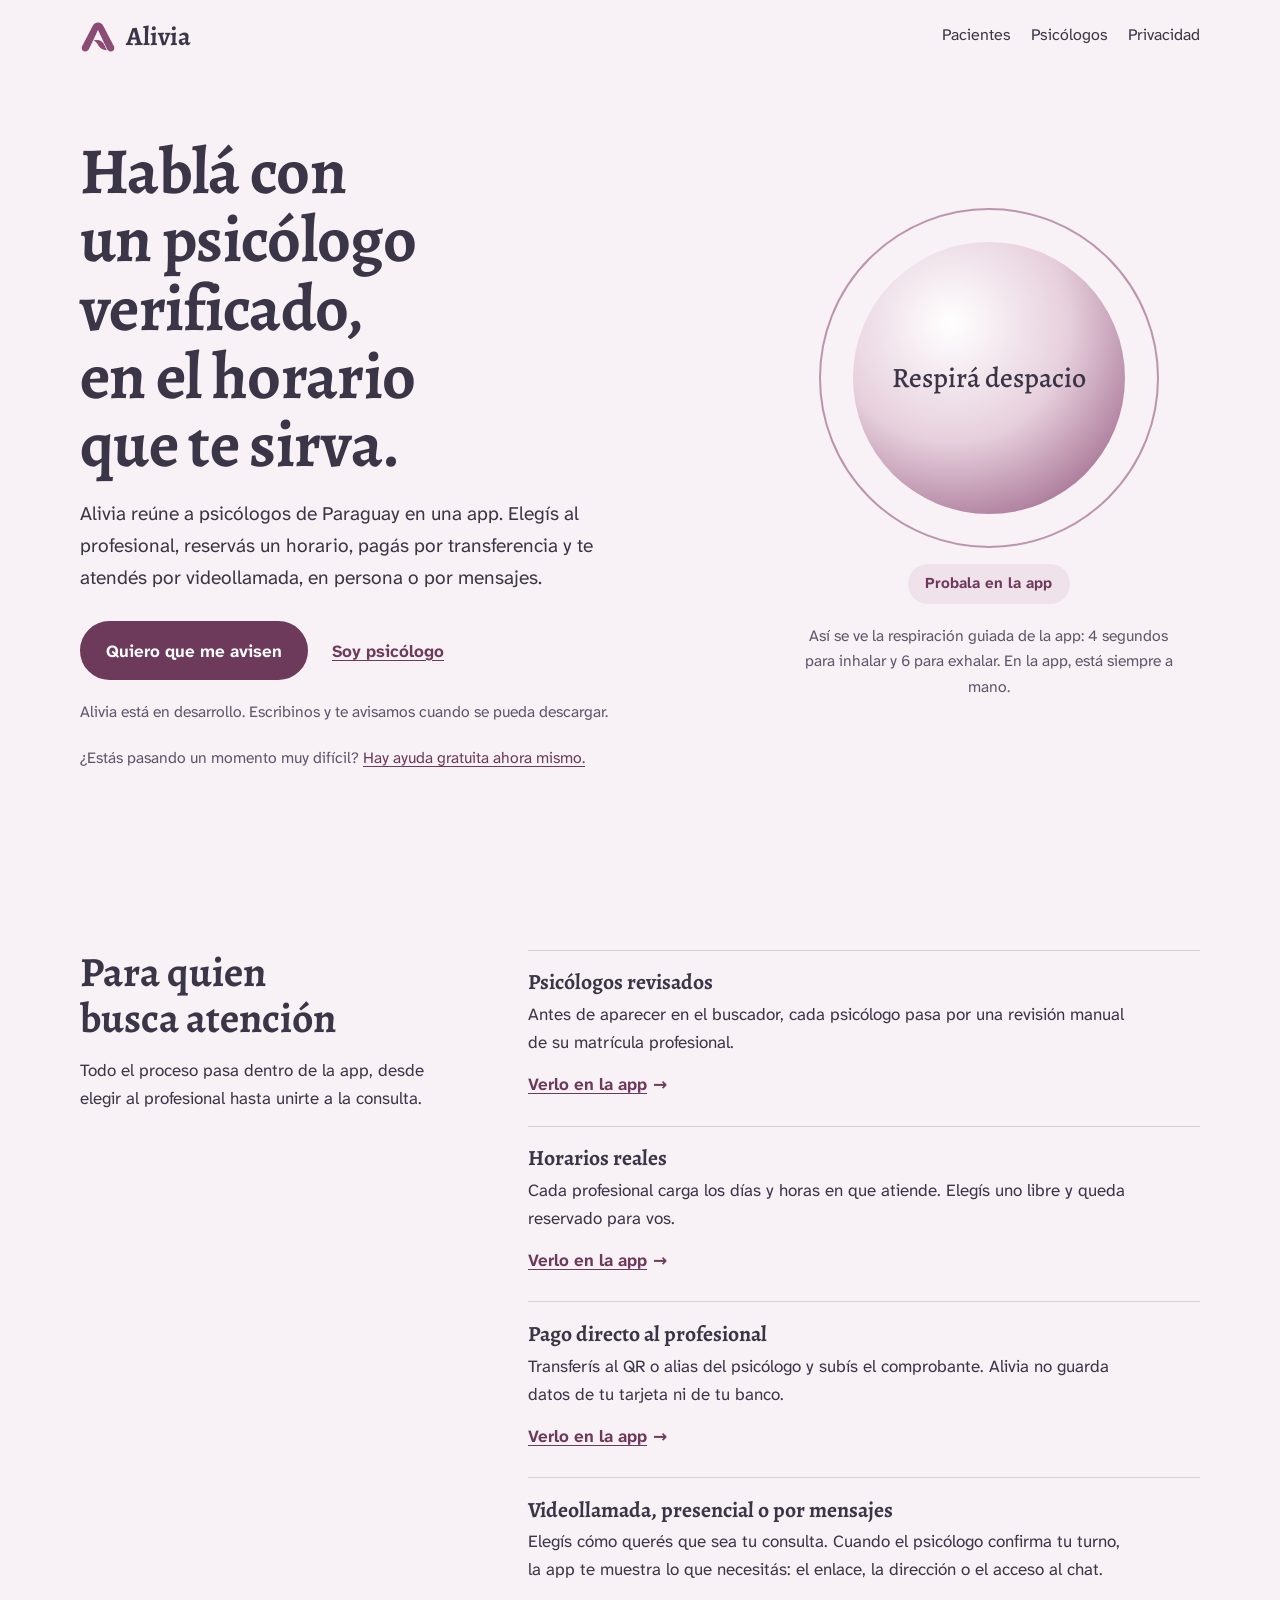
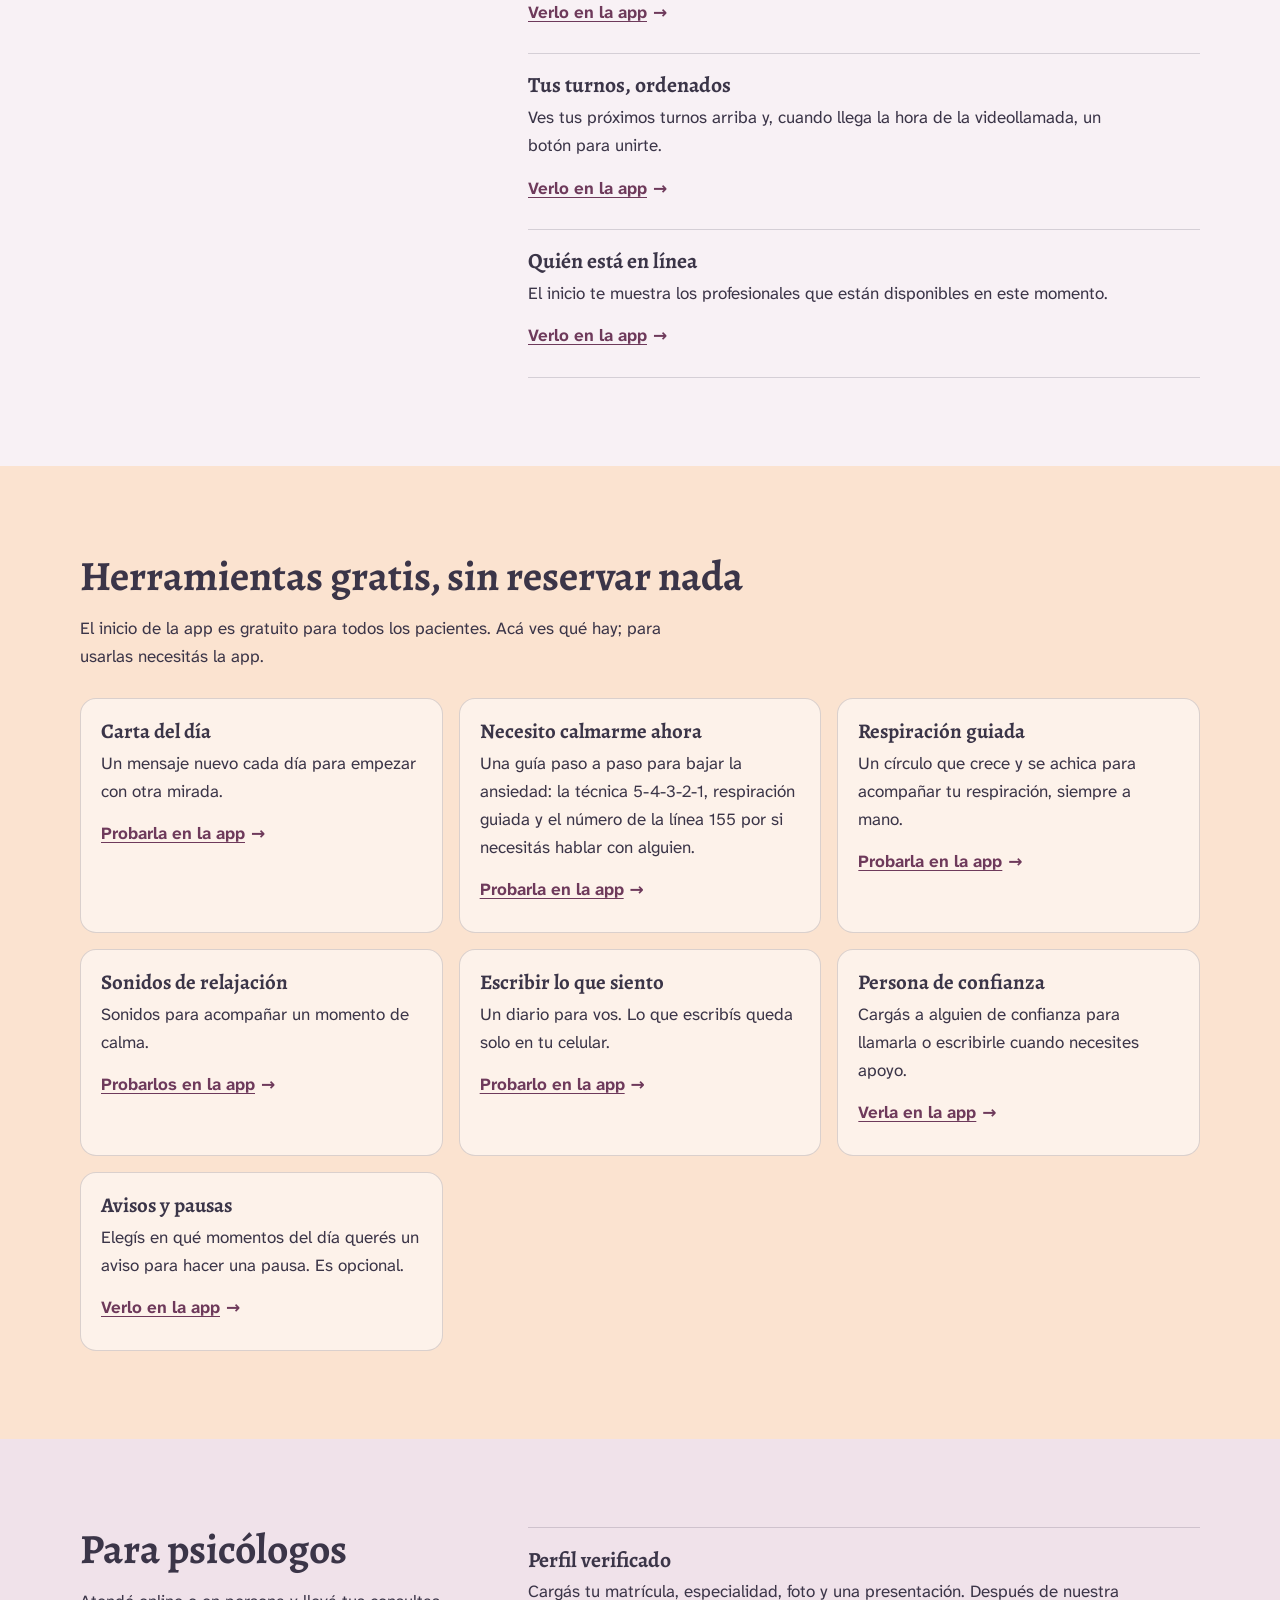
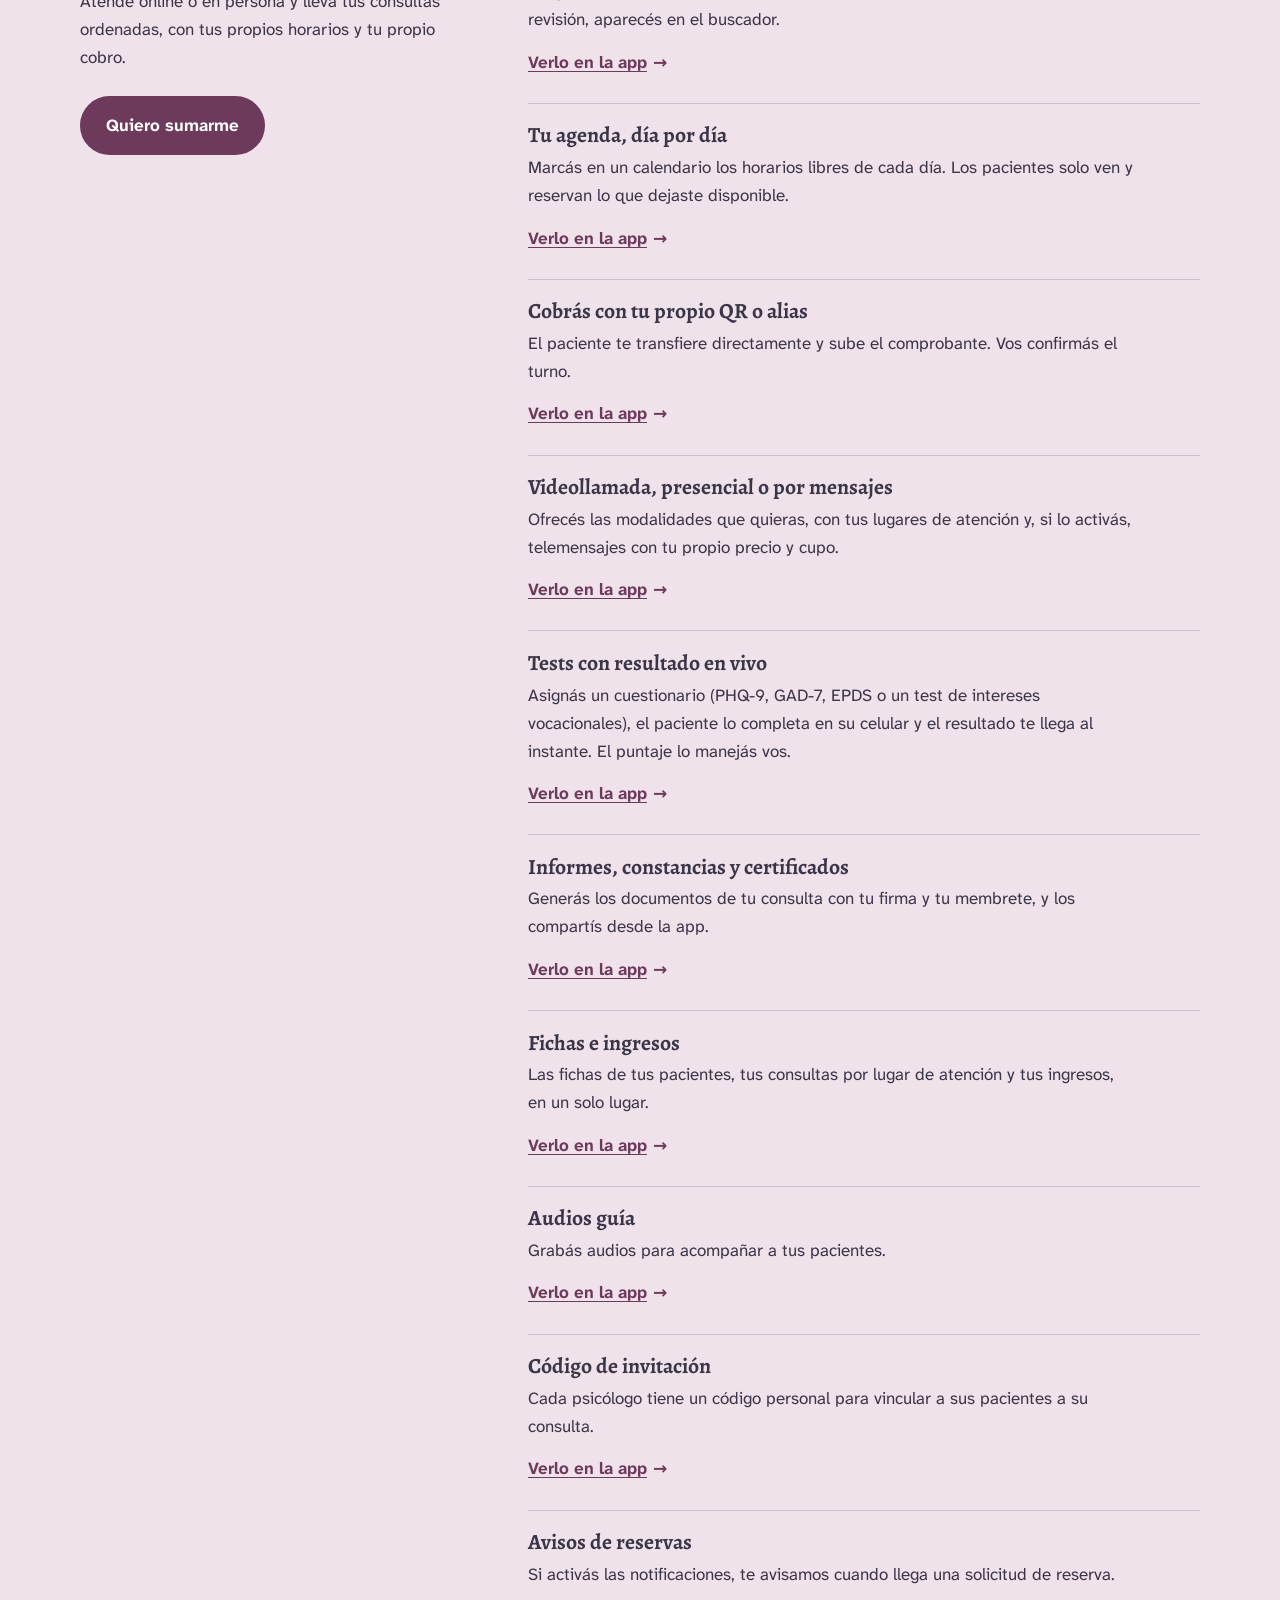
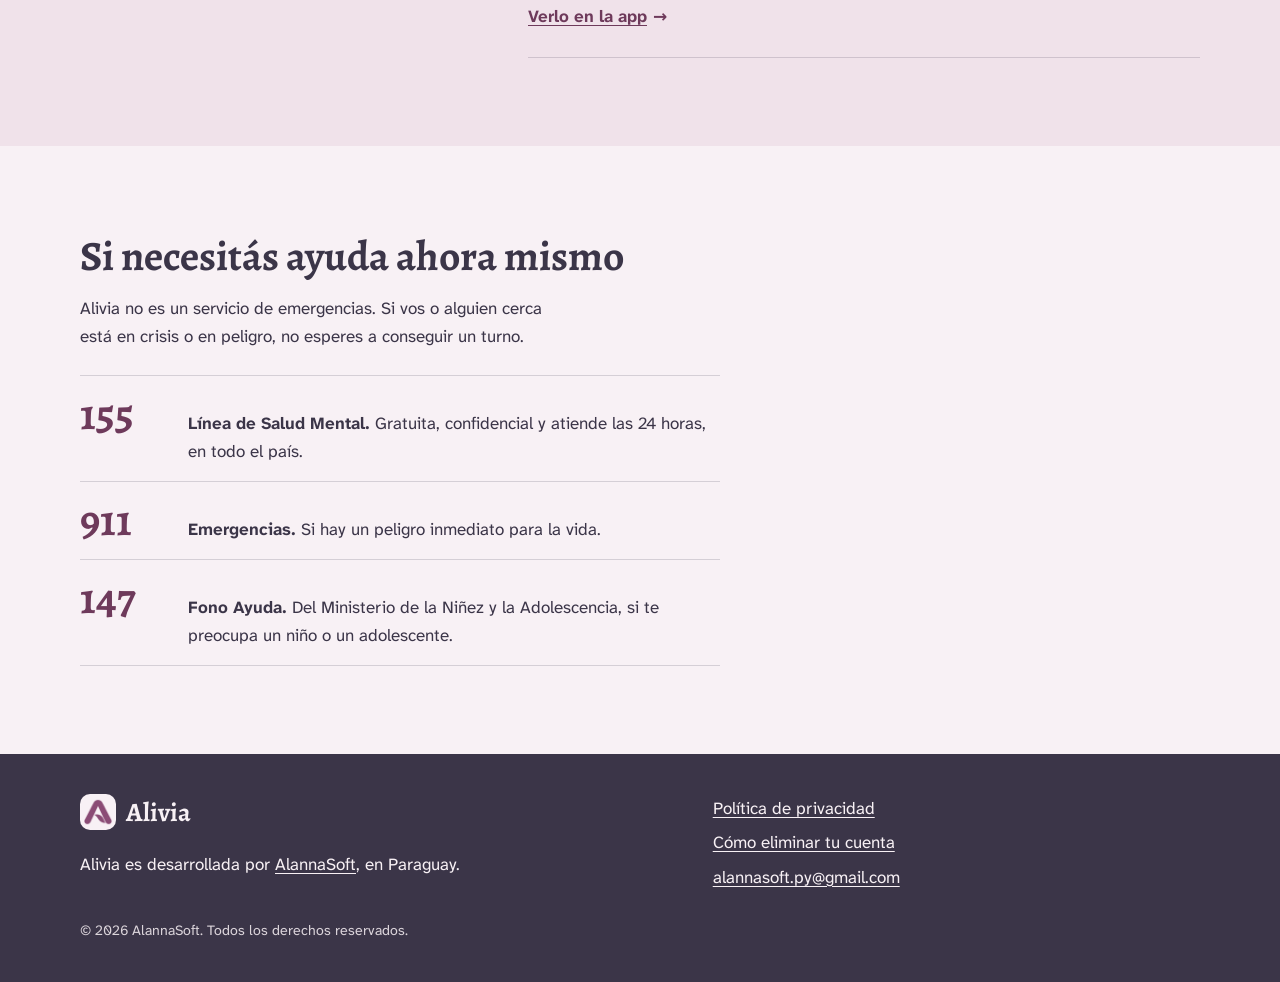
<file: index.html>
<!doctype html>
<html lang="es">
<head>
  <meta charset="utf-8">
  <meta name="viewport" content="width=device-width, initial-scale=1">
  <title>Alivia: psicólogos verificados en Paraguay</title>
  <meta name="description" content="Encontrá un psicólogo verificado, reservá tu consulta y atendete por videollamada, en persona o por mensajes. Alivia, salud mental para Paraguay.">
  <meta name="theme-color" content="#F8F1F5">
  <meta property="og:type" content="website">
  <meta property="og:locale" content="es_PY">
  <meta property="og:title" content="Alivia: psicólogos verificados en Paraguay">
  <meta property="og:description" content="Elegí un psicólogo verificado, reservá un horario y atendete por videollamada, en persona o por mensajes.">
  <meta property="og:url" content="https://estacionalanna.github.io/alivia-web/">
  <meta property="og:site_name" content="Alivia">
  <meta property="og:image" content="https://estacionalanna.github.io/alivia-web/assets/img/logo-512.png">
  <meta property="og:image:width" content="512">
  <meta property="og:image:height" content="512">
  <meta property="og:image:alt" content="Logo de Alivia">
  <meta name="twitter:card" content="summary">
  <link rel="icon" href="assets/img/favicon-64.png" type="image/png" sizes="64x64">
  <link rel="apple-touch-icon" href="assets/img/apple-touch-icon.png">
  <link rel="preload" href="assets/fonts/alegreya-700.woff2" as="font" type="font/woff2" crossorigin>
  <link rel="stylesheet" href="assets/css/estilos.css">
  <script src="assets/js/descarga.js" defer></script>
</head>
<body>
  <a class="saltar" href="#contenido">Saltar al contenido</a>

  <header class="cabecera">
    <div class="contenedor cabecera__interior">
      <a class="marca" href="index.html" aria-label="Alivia, inicio">
        <img src="assets/img/logo.png" alt="" width="36" height="36">
        Alivia
      </a>
      <nav aria-label="Principal">
        <ul class="menu">
          <li><a href="#pacientes">Pacientes</a></li>
          <li><a href="#psicologos">Psicólogos</a></li>
          <li><a href="privacidad.html">Privacidad</a></li>
        </ul>
      </nav>
    </div>
  </header>

  <main id="contenido">
    <section class="hero">
      <div class="contenedor hero__rejilla">
        <div>
          <h1>Hablá con un psicólogo verificado, en el horario que te sirva.</h1>
          <p class="hero__bajada">Alivia reúne a psicólogos de Paraguay en una app. Elegís al profesional, reservás un horario, pagás por transferencia y te atendés por videollamada, en persona o por mensajes.</p>
          <div class="acciones">
            <a class="boton" data-descarga href="mailto:alannasoft.py@gmail.com?subject=Quiero%20que%20me%20avisen%20cuando%20Alivia%20est%C3%A9%20lista">Quiero que me avisen</a>
            <a class="enlace-fuerte" href="#psicologos">Soy psicólogo</a>
          </div>
          <p class="estado" data-sin-link>Alivia está en desarrollo. Escribinos y te avisamos cuando se pueda descargar.</p>
          <p class="estado" data-con-link hidden>Alivia ya está lista para descargar.</p>
          <p class="estado">¿Estás pasando un momento muy difícil? <a href="#ayuda">Hay ayuda gratuita ahora mismo.</a></p>
        </div>

        <figure class="aliento" data-invitar="Respiración guiada" data-detalle="En la app, el círculo te guía para respirar con calma: 4 segundos para inhalar y 6 para exhalar, cuando la necesites." data-ayuda>
          <button type="button" class="aliento__boton" aria-label="Respiración guiada. Tocá para saber cómo probarla en la app.">
            <span class="aliento__dibujo" aria-hidden="true">
              <span class="aliento__guia"></span>
              <span class="aliento__circulo"></span>
              <span class="aliento__texto">Respirá despacio</span>
            </span>
            <span class="aliento__pista">Probala en la app</span>
          </button>
          <figcaption>Así se ve la respiración guiada de la app: 4 segundos para inhalar y 6 para exhalar. En la app, está siempre a mano.</figcaption>
        </figure>
      </div>
    </section>

    <section class="seccion" id="pacientes">
      <div class="contenedor partida">
        <div class="partida__titulo">
          <h2>Para quien busca atención</h2>
          <p class="intro">Todo el proceso pasa dentro de la app, desde elegir al profesional hasta unirte a la consulta.</p>
        </div>
        <ul class="filas">
          <li data-invitar="Psicólogos revisados" data-detalle="En la app ves el perfil de cada psicólogo: sus especialidades, su matrícula, su presentación y dónde atiende.">
            <h3>Psicólogos revisados</h3>
            <p>Antes de aparecer en el buscador, cada psicólogo pasa por una revisión manual de su matrícula profesional.</p>
            <button type="button" class="ver-app">Verlo en la app</button>
          </li>
          <li data-invitar="Horarios reales" data-detalle="En la app elegís el día y la hora entre los horarios que el psicólogo dejó libres, y tu turno queda reservado.">
            <h3>Horarios reales</h3>
            <p>Cada profesional carga los días y horas en que atiende. Elegís uno libre y queda reservado para vos.</p>
            <button type="button" class="ver-app">Verlo en la app</button>
          </li>
          <li data-invitar="Pago directo al profesional" data-detalle="En la app ves el QR o el alias del psicólogo en el paso de pago, transferís y subís tu comprobante. Alivia no guarda datos de tu tarjeta ni de tu banco.">
            <h3>Pago directo al profesional</h3>
            <p>Transferís al QR o alias del psicólogo y subís el comprobante. Alivia no guarda datos de tu tarjeta ni de tu banco.</p>
            <button type="button" class="ver-app">Verlo en la app</button>
          </li>
          <li data-invitar="Videollamada, presencial o por mensajes" data-detalle="En la app elegís cómo querés tu consulta. Si es por videollamada, te llega el enlace cuando el psicólogo confirma. Si es presencial, ves la dirección del consultorio. Si es por mensajes, conversás con el profesional por WhatsApp durante el plazo que reservaste.">
            <h3>Videollamada, presencial o por mensajes</h3>
            <p>Elegís cómo querés que sea tu consulta. Cuando el psicólogo confirma tu turno, la app te muestra lo que necesitás: el enlace, la dirección o el acceso al chat.</p>
            <button type="button" class="ver-app">Verlo en la app</button>
          </li>
          <li data-invitar="Tus turnos" data-detalle="En la app tenés una sección con todos tus turnos, lo próximo arriba. Cuando se acerca la hora de una videollamada, aparece el botón para unirte.">
            <h3>Tus turnos, ordenados</h3>
            <p>Ves tus próximos turnos arriba y, cuando llega la hora de la videollamada, un botón para unirte.</p>
            <button type="button" class="ver-app">Verlo en la app</button>
          </li>
          <li data-invitar="Quién está en línea" data-detalle="El inicio de la app te muestra los profesionales que están disponibles en este momento.">
            <h3>Quién está en línea</h3>
            <p>El inicio te muestra los profesionales que están disponibles en este momento.</p>
            <button type="button" class="ver-app">Verlo en la app</button>
          </li>
        </ul>
      </div>
    </section>

    <section class="seccion seccion--calida" id="gratis">
      <div class="contenedor">
        <h2>Herramientas gratis, sin reservar nada</h2>
        <p class="intro">El inicio de la app es gratuito para todos los pacientes. Acá ves qué hay; para usarlas necesitás la app.</p>
        <ul class="tarjetas">
          <li data-invitar="Carta del día" data-detalle="En la app tenés un mensaje nuevo cada día para empezar con otra mirada.">
            <h3>Carta del día</h3>
            <p>Un mensaje nuevo cada día para empezar con otra mirada.</p>
            <button type="button" class="ver-app">Probarla en la app</button>
          </li>
          <li data-invitar="Necesito calmarme ahora" data-detalle="En la app tenés una guía paso a paso para bajar la ansiedad: la técnica 5-4-3-2-1, respiración guiada y el número de la línea 155 por si necesitás hablar con alguien." data-ayuda>
            <h3>Necesito calmarme ahora</h3>
            <p>Una guía paso a paso para bajar la ansiedad: la técnica 5-4-3-2-1, respiración guiada y el número de la línea 155 por si necesitás hablar con alguien.</p>
            <button type="button" class="ver-app">Probarla en la app</button>
          </li>
          <li data-invitar="Respiración guiada" data-detalle="En la app, el círculo te guía para respirar con calma: 4 segundos para inhalar y 6 para exhalar, cuando la necesites." data-ayuda>
            <h3>Respiración guiada</h3>
            <p>Un círculo que crece y se achica para acompañar tu respiración, siempre a mano.</p>
            <button type="button" class="ver-app">Probarla en la app</button>
          </li>
          <li data-invitar="Sonidos de relajación" data-detalle="En la app tenés sonidos para acompañar un momento de calma.">
            <h3>Sonidos de relajación</h3>
            <p>Sonidos para acompañar un momento de calma.</p>
            <button type="button" class="ver-app">Probarlos en la app</button>
          </li>
          <li data-invitar="Escribir lo que siento" data-detalle="En la app tenés un diario para vos. Lo que escribís se guarda solo en tu celular: no lo ve tu psicólogo ni nadie más.">
            <h3>Escribir lo que siento</h3>
            <p>Un diario para vos. Lo que escribís queda solo en tu celular.</p>
            <button type="button" class="ver-app">Probarlo en la app</button>
          </li>
          <li data-invitar="Persona de confianza" data-detalle="En la app cargás a alguien de confianza y, cuando necesitás apoyo, la llamás o le escribís desde ahí. Esos datos quedan solo en tu celular.">
            <h3>Persona de confianza</h3>
            <p>Cargás a alguien de confianza para llamarla o escribirle cuando necesites apoyo.</p>
            <button type="button" class="ver-app">Verla en la app</button>
          </li>
          <li data-invitar="Avisos y pausas" data-detalle="En la app elegís en qué momentos del día querés que te avise para hacer una pausa. Es opcional y lo cambiás cuando quieras.">
            <h3>Avisos y pausas</h3>
            <p>Elegís en qué momentos del día querés un aviso para hacer una pausa. Es opcional.</p>
            <button type="button" class="ver-app">Verlo en la app</button>
          </li>
        </ul>
      </div>
    </section>

    <section class="seccion seccion--suave" id="psicologos">
      <div class="contenedor partida">
        <div class="partida__titulo">
          <h2>Para psicólogos</h2>
          <p class="intro">Atendé online o en persona y llevá tus consultas ordenadas, con tus propios horarios y tu propio cobro.</p>
          <a class="boton" data-descarga href="mailto:alannasoft.py@gmail.com?subject=Quiero%20sumarme%20a%20Alivia%20como%20psic%C3%B3logo%2Fa">Quiero sumarme</a>
        </div>
        <ul class="filas">
          <li data-publico="psicologo" data-invitar="Perfil verificado" data-detalle="En la app cargás tu matrícula, tu especialidad, tu foto y una presentación. Después de nuestra revisión, aparecés en el buscador.">
            <h3>Perfil verificado</h3>
            <p>Cargás tu matrícula, especialidad, foto y una presentación. Después de nuestra revisión, aparecés en el buscador.</p>
            <button type="button" class="ver-app">Verlo en la app</button>
          </li>
          <li data-publico="psicologo" data-invitar="Tu agenda, día por día" data-detalle="En la app marcás en un calendario los horarios libres de cada día. Los pacientes solo ven y reservan lo que dejaste disponible.">
            <h3>Tu agenda, día por día</h3>
            <p>Marcás en un calendario los horarios libres de cada día. Los pacientes solo ven y reservan lo que dejaste disponible.</p>
            <button type="button" class="ver-app">Verlo en la app</button>
          </li>
          <li data-publico="psicologo" data-invitar="Cobrás con tu propio QR o alias" data-detalle="En la app el paciente te transfiere directamente y sube el comprobante. Vos confirmás el turno desde ahí.">
            <h3>Cobrás con tu propio QR o alias</h3>
            <p>El paciente te transfiere directamente y sube el comprobante. Vos confirmás el turno.</p>
            <button type="button" class="ver-app">Verlo en la app</button>
          </li>
          <li data-publico="psicologo" data-invitar="Videollamada, presencial o por mensajes" data-detalle="En la app elegís qué modalidades ofrecés. Para la videollamada mandás el enlace al confirmar; para la presencial cargás tus lugares de atención; y los telemensajes los configurás con tu precio, tu cupo y tu franja horaria.">
            <h3>Videollamada, presencial o por mensajes</h3>
            <p>Ofrecés las modalidades que quieras, con tus lugares de atención y, si lo activás, telemensajes con tu propio precio y cupo.</p>
            <button type="button" class="ver-app">Verlo en la app</button>
          </li>
          <li data-publico="psicologo" data-invitar="Tests con resultado en vivo" data-detalle="En la app asignás un cuestionario, el paciente lo completa en su celular y el resultado te llega al instante. El puntaje lo manejás vos.">
            <h3>Tests con resultado en vivo</h3>
            <p>Asignás un cuestionario (PHQ-9, GAD-7, EPDS o un test de intereses vocacionales), el paciente lo completa en su celular y el resultado te llega al instante. El puntaje lo manejás vos.</p>
            <button type="button" class="ver-app">Verlo en la app</button>
          </li>
          <li data-publico="psicologo" data-invitar="Informes, constancias y certificados" data-detalle="En la app generás constancias, informes y certificados con tu firma y tu membrete, y los compartís desde ahí.">
            <h3>Informes, constancias y certificados</h3>
            <p>Generás los documentos de tu consulta con tu firma y tu membrete, y los compartís desde la app.</p>
            <button type="button" class="ver-app">Verlo en la app</button>
          </li>
          <li data-publico="psicologo" data-invitar="Fichas e ingresos" data-detalle="En la app llevás las fichas de tus pacientes, tus consultas por lugar de atención y tus ingresos registrados, todo en un solo lugar.">
            <h3>Fichas e ingresos</h3>
            <p>Las fichas de tus pacientes, tus consultas por lugar de atención y tus ingresos, en un solo lugar.</p>
            <button type="button" class="ver-app">Verlo en la app</button>
          </li>
          <li data-publico="psicologo" data-invitar="Audios guía" data-detalle="En la app grabás audios para acompañar a tus pacientes entre una consulta y otra.">
            <h3>Audios guía</h3>
            <p>Grabás audios para acompañar a tus pacientes.</p>
            <button type="button" class="ver-app">Verlo en la app</button>
          </li>
          <li data-publico="psicologo" data-invitar="Código de invitación" data-detalle="En la app tenés un código personal para vincular a tus pacientes a tu consulta.">
            <h3>Código de invitación</h3>
            <p>Cada psicólogo tiene un código personal para vincular a sus pacientes a su consulta.</p>
            <button type="button" class="ver-app">Verlo en la app</button>
          </li>
          <li data-publico="psicologo" data-invitar="Avisos de reservas" data-detalle="En la app, si activás las notificaciones, te avisamos cuando llega una solicitud de reserva. El aviso nunca incluye datos clínicos.">
            <h3>Avisos de reservas</h3>
            <p>Si activás las notificaciones, te avisamos cuando llega una solicitud de reserva.</p>
            <button type="button" class="ver-app">Verlo en la app</button>
          </li>
        </ul>
      </div>
    </section>

    <section class="seccion" id="ayuda">
      <div class="contenedor">
        <h2>Si necesitás ayuda ahora mismo</h2>
        <p class="intro">Alivia no es un servicio de emergencias. Si vos o alguien cerca está en crisis o en peligro, no esperes a conseguir un turno.</p>
        <ul class="urgencias">
          <li>
            <a class="numero" href="tel:155" aria-label="Llamar al 155">155</a>
            <p><strong>Línea de Salud Mental.</strong> Gratuita, confidencial y atiende las 24 horas, en todo el país.</p>
          </li>
          <li>
            <a class="numero" href="tel:911" aria-label="Llamar al 911">911</a>
            <p><strong>Emergencias.</strong> Si hay un peligro inmediato para la vida.</p>
          </li>
          <li>
            <a class="numero" href="tel:147" aria-label="Llamar al 147">147</a>
            <p><strong>Fono Ayuda.</strong> Del Ministerio de la Niñez y la Adolescencia, si te preocupa un niño o un adolescente.</p>
          </li>
        </ul>
      </div>
    </section>
  </main>

  <dialog class="invitacion" id="invitacion" aria-labelledby="invitacion-titulo">
    <div class="invitacion__caja">
      <button type="button" class="invitacion__cerrar" data-cerrar aria-label="Cerrar">&times;</button>
      <p class="invitacion__etiqueta" id="invitacion-etiqueta">Se hace dentro de la app</p>
      <h2 id="invitacion-titulo">Alivia</h2>
      <p id="invitacion-detalle"></p>
      <p class="invitacion__ayuda" id="invitacion-ayuda" hidden>Si necesitás ayuda ahora mismo, <a href="tel:155">llamá al 155</a>: es gratis y atiende las 24 horas.</p>
      <p class="estado" data-sin-link>Alivia está en desarrollo. Escribinos y te avisamos cuando se pueda descargar.</p>
      <p class="estado" data-con-link hidden>Alivia ya está lista para descargar.</p>
      <div class="acciones">
        <a class="boton" id="invitacion-paciente" data-descarga href="mailto:alannasoft.py@gmail.com?subject=Quiero%20que%20me%20avisen%20cuando%20Alivia%20est%C3%A9%20lista">Quiero que me avisen</a>
        <a class="boton" id="invitacion-psicologo" data-descarga href="mailto:alannasoft.py@gmail.com?subject=Quiero%20sumarme%20a%20Alivia%20como%20psic%C3%B3logo%2Fa" hidden>Quiero sumarme</a>
        <button type="button" class="boton boton--secundario" data-cerrar>Seguir mirando</button>
      </div>
    </div>
  </dialog>

  <footer class="pie">
    <div class="contenedor pie__rejilla">
      <div>
        <a class="marca" href="index.html" aria-label="Alivia, inicio">
          <img src="assets/img/logo.png" alt="" width="36" height="36">
          Alivia
        </a>
        <p>Alivia es desarrollada por <a href="https://estacionalanna.github.io/alannasoft.github.io/">AlannaSoft</a>, en Paraguay.</p>
      </div>
      <ul>
        <li><a href="privacidad.html">Política de privacidad</a></li>
        <li><a href="privacidad.html#eliminar-cuenta">Cómo eliminar tu cuenta</a></li>
        <li><a href="mailto:alannasoft.py@gmail.com">alannasoft.py@gmail.com</a></li>
      </ul>
    </div>
    <div class="contenedor">
      <small>© 2026 AlannaSoft. Todos los derechos reservados.</small>
    </div>
  </footer>
</body>
</html>
</file>
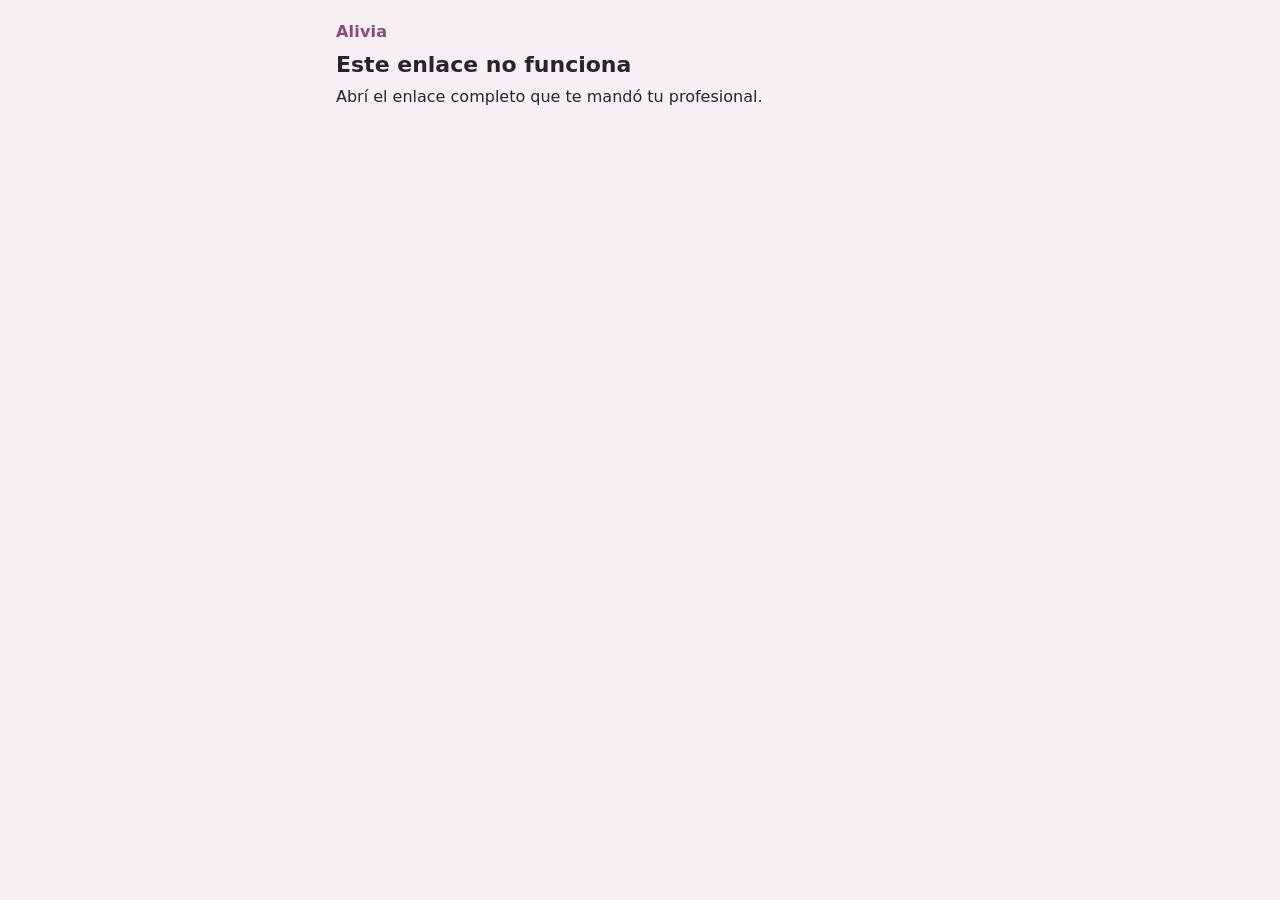
<file: agenda.html>
<!doctype html>
<html lang="es">
<head>
<meta charset="utf-8">
<meta name="viewport" content="width=device-width, initial-scale=1">
<meta name="robots" content="noindex, nofollow">
<meta name="referrer" content="no-referrer">
<meta name="theme-color" content="#8A4A74">
<title>Agenda · Alivia</title>
<style>
  :root {
    --ciruela: #8A4A74;
    --ciruela-oscuro: #6F3A5D;
    --fondo: #F6EFF4;
    --tarjeta: #FFFFFF;
    --texto: #2B2230;
    --suave: #6E6275;
    --borde: #E4D6DF;
    --error: #B3261E;
    --ok: #2E6B4F;
  }
  * { box-sizing: border-box; }
  html { -webkit-text-size-adjust: 100%; }
  body {
    margin: 0;
    background: var(--fondo);
    color: var(--texto);
    font: 16px/1.5 system-ui, -apple-system, "Segoe UI", Roboto, sans-serif;
  }
  main { max-width: 640px; margin: 0 auto; padding: 20px 16px 48px; }
  h1 { font-size: 22px; margin: 4px 0 4px; }
  h2 { font-size: 17px; margin: 0 0 12px; }
  p { margin: 0 0 12px; }
  .marca { color: var(--ciruela); font-weight: 700; letter-spacing: .2px; }
  .suave { color: var(--suave); font-size: 14px; }
  .tarjeta {
    background: var(--tarjeta);
    border: 1px solid var(--borde);
    border-radius: 16px;
    padding: 16px;
    margin-top: 16px;
  }
  label { display: block; font-weight: 600; font-size: 14px; margin-bottom: 6px; }
  input {
    width: 100%;
    min-height: 48px;
    padding: 10px 12px;
    font: inherit;
    color: var(--texto);
    background: #fff;
    border: 1px solid var(--borde);
    border-radius: 12px;
  }
  input:focus { outline: 3px solid rgba(138, 74, 116, .35); border-color: var(--ciruela); }
  .fila { display: grid; grid-template-columns: 112px 1fr 44px; gap: 8px; align-items: center; margin-bottom: 8px; }
  .fila button.quitar { min-height: 48px; padding: 0; font-size: 20px; line-height: 1; }
  button {
    font: inherit;
    font-weight: 700;
    min-height: 48px;
    padding: 10px 16px;
    border-radius: 12px;
    border: 1px solid var(--ciruela);
    background: #fff;
    color: var(--ciruela);
    cursor: pointer;
  }
  button.principal { background: var(--ciruela); color: #fff; width: 100%; margin-top: 12px; }
  button.principal:active { background: var(--ciruela-oscuro); }
  button.secundario { width: 100%; margin-top: 4px; }
  button:disabled { opacity: .55; cursor: default; }
  .aviso { border-radius: 12px; padding: 10px 12px; margin-top: 12px; font-size: 15px; }
  .aviso.ok { background: #E8F3EC; color: var(--ok); }
  .aviso.error { background: #FBE9E7; color: var(--error); }
  .aviso.info { background: #F1E8EF; color: var(--ciruela-oscuro); }
  .dia { font-weight: 700; margin: 14px 0 6px; text-transform: capitalize; }
  .turno {
    display: flex; align-items: center; gap: 10px;
    padding: 8px 0; border-bottom: 1px solid var(--borde);
  }
  .turno:last-child { border-bottom: 0; }
  .turno .hora { font-weight: 700; min-width: 52px; }
  .turno .nombre { flex: 1; overflow-wrap: anywhere; }
  .turno button { min-height: 40px; padding: 4px 12px; font-size: 14px; }
  [hidden] { display: none !important; }
  .emergencia { margin-top: 24px; font-size: 13px; color: var(--suave); text-align: center; }
</style>
</head>
<body>
<main>
  <div class="marca">Alivia</div>

  <section id="cargando">
    <h1>Un momento…</h1>
    <p class="suave">Abriendo la agenda.</p>
  </section>

  <section id="invalido" hidden>
    <h1>Este enlace no funciona</h1>
    <p id="invalidoTexto">Pedile a tu profesional que te mande un enlace nuevo.</p>
  </section>

  <section id="principal" hidden>
    <h1 id="titulo">Agenda</h1>
    <p class="suave">Cargá acá los turnos. Quedan guardados en la agenda de tu profesional y los ve en su celular.</p>

    <div class="tarjeta">
      <h2>Cargar turnos de un día</h2>
      <label for="dia">Día</label>
      <input id="dia" type="date">

      <div style="margin-top:14px">
        <label>Hora y nombre (o iniciales) del paciente</label>
        <div id="filas"></div>
        <button type="button" id="mas" class="secundario">+ Agregar otro turno</button>
      </div>

      <p class="suave" style="margin-top:12px">Escribí solo el nombre o las iniciales del paciente. No escribas diagnósticos ni motivos de consulta.</p>

      <button type="button" id="guardar" class="principal">Guardar turnos del día</button>
      <div id="mensaje" role="status" aria-live="polite" hidden></div>
    </div>

    <div class="tarjeta">
      <h2>Ya cargados</h2>
      <div id="lista"><p class="suave">Todavía no hay turnos cargados.</p></div>
    </div>

    <p class="emergencia">Si te equivocaste de nombre o de hora, volvé a cargar ese turno con el dato correcto y se reemplaza.</p>
  </section>
</main>

<script>
(function () {
  'use strict';

  // Cloud Function de Alivia (llamada "callable": se le manda {data: ...} y devuelve {result: ...}).
  var URL_API = 'https://southamerica-east1-alivia-352d8.cloudfunctions.net/agendaSecretaria';

  var $ = function (id) { return document.getElementById(id); };
  var token = (/[#&]t=([A-Za-z0-9_-]{32})(?:&|$)/.exec(location.hash) || [])[1] || '';
  var ocupado = false;

  function mostrar(seccion) {
    ['cargando', 'invalido', 'principal'].forEach(function (id) { $(id).hidden = id !== seccion; });
  }

  function invalido(texto) {
    if (texto) $('invalidoTexto').textContent = texto;
    mostrar('invalido');
  }

  function llamar(datos) {
    datos.token = token;
    return fetch(URL_API, {
      method: 'POST',
      headers: { 'Content-Type': 'application/json' },
      body: JSON.stringify({ data: datos })
    }).then(function (r) {
      return r.json().catch(function () { return null; }).then(function (j) {
        if (r.ok && j && j.result) return j.result;
        var msg = j && j.error && j.error.message;
        var e = new Error(msg && msg !== 'INTERNAL' ? msg : 'Algo salió mal. Probá de nuevo en un rato.');
        e.estado = j && j.error && j.error.status;
        throw e;
      });
    }, function () {
      throw new Error('No hay conexión. Revisá tu internet y probá de nuevo.');
    });
  }

  function hoyISO() {
    var f = new Date();
    return f.getFullYear() + '-' + String(f.getMonth() + 1).padStart(2, '0') + '-' + String(f.getDate()).padStart(2, '0');
  }

  function textoDia(iso) {
    var p = iso.split('-').map(Number);
    return new Date(p[0], p[1] - 1, p[2]).toLocaleDateString('es', { weekday: 'long', day: 'numeric', month: 'long' });
  }

  function aviso(tipo, texto) {
    var m = $('mensaje');
    m.className = 'aviso ' + tipo;
    m.textContent = texto;
    m.hidden = false;
  }

  // ── Filas de turnos ──
  function nuevaFila(hora, nombre) {
    var fila = document.createElement('div');
    fila.className = 'fila';

    var h = document.createElement('input');
    h.type = 'time';
    h.setAttribute('aria-label', 'Hora');
    h.value = hora || '';

    var n = document.createElement('input');
    n.type = 'text';
    n.maxLength = 60;
    n.placeholder = 'Nombre';
    n.autocomplete = 'off';
    n.setAttribute('aria-label', 'Nombre del paciente');
    n.value = nombre || '';
    n.addEventListener('keydown', function (e) {
      if (e.key !== 'Enter') return;
      e.preventDefault();
      if (fila === $('filas').lastElementChild && h.value && n.value.trim()) {
        var otra = nuevaFila('', '');
        $('filas').appendChild(otra);
        otra.querySelector('input').focus();
      }
    });

    var x = document.createElement('button');
    x.type = 'button';
    x.className = 'quitar';
    x.textContent = '×';
    x.setAttribute('aria-label', 'Quitar esta fila');
    x.addEventListener('click', function () {
      if ($('filas').children.length > 1) fila.remove();
      else { h.value = ''; n.value = ''; }
    });

    fila.appendChild(h);
    fila.appendChild(n);
    fila.appendChild(x);
    return fila;
  }

  function reiniciarFilas() {
    $('filas').textContent = '';
    $('filas').appendChild(nuevaFila('', ''));
  }

  // ── Lista de lo ya cargado ──
  function pintarLista(entradas) {
    var cont = $('lista');
    cont.textContent = '';
    if (!entradas.length) {
      var vacio = document.createElement('p');
      vacio.className = 'suave';
      vacio.textContent = 'Todavía no hay turnos cargados.';
      cont.appendChild(vacio);
      return;
    }
    var diaActual = '';
    entradas.forEach(function (e) {
      if (e.fecha !== diaActual) {
        diaActual = e.fecha;
        var d = document.createElement('div');
        d.className = 'dia';
        d.textContent = textoDia(e.fecha);
        cont.appendChild(d);
      }
      var t = document.createElement('div');
      t.className = 'turno';
      var hh = document.createElement('span');
      hh.className = 'hora';
      hh.textContent = e.horario;
      var nn = document.createElement('span');
      nn.className = 'nombre';
      nn.textContent = e.nombre;
      var b = document.createElement('button');
      b.type = 'button';
      b.textContent = 'Quitar';
      b.setAttribute('aria-label', 'Quitar el turno de ' + e.nombre + ' a las ' + e.horario);
      b.addEventListener('click', function () { quitar(e, b); });
      t.appendChild(hh); t.appendChild(nn); t.appendChild(b);
      cont.appendChild(t);
    });
  }

  function recargar() {
    return llamar({ accion: 'ver' }).then(function (r) {
      $('titulo').textContent = r.profesional ? 'Agenda de ' + r.profesional : 'Agenda';
      pintarLista(r.entradas);
      return r;
    });
  }

  function quitar(e, boton) {
    if (ocupado) return;
    if (!window.confirm('¿Quitar el turno de ' + e.nombre + ' del ' + textoDia(e.fecha) + ' a las ' + e.horario + '?')) return;
    ocupado = true;
    boton.disabled = true;
    llamar({ accion: 'borrar', id: e.id })
      .then(recargar)
      .then(function () { aviso('ok', 'Turno quitado.'); })
      .catch(function (err) { aviso('error', err.message); boton.disabled = false; })
      .then(function () { ocupado = false; });
  }

  function guardar() {
    if (ocupado) return;
    var dia = $('dia').value;
    if (!dia) return aviso('error', 'Elegí el día.');
    if (dia < hoyISO()) return aviso('error', 'Ese día ya pasó.');

    var entradas = [];
    var filas = $('filas').children;
    for (var i = 0; i < filas.length; i++) {
      var inputs = filas[i].querySelectorAll('input');
      var hora = inputs[0].value;
      var nombre = inputs[1].value.trim();
      if (!hora && !nombre) continue; // fila vacía: se ignora
      if (!hora) return aviso('error', 'Falta la hora en la fila ' + (i + 1) + '.');
      if (!nombre) return aviso('error', 'Falta el nombre en la fila ' + (i + 1) + '.');
      entradas.push({ fecha: dia, horario: hora, nombre: nombre });
    }
    if (!entradas.length) return aviso('error', 'Escribí al menos un turno.');

    ocupado = true;
    $('guardar').disabled = true;
    $('guardar').textContent = 'Guardando…';
    llamar({ accion: 'cargar', entradas: entradas })
      .then(function (r) {
        var texto = r.guardadas === 1 ? 'Listo: 1 turno guardado.' : 'Listo: ' + r.guardadas + ' turnos guardados.';
        if (r.choques > 0) {
          texto += ' ' + (r.choques === 1 ? 'Uno coincide' : r.choques + ' coinciden') +
            ' con otra consulta de tu profesional; lo va a ver marcado.';
        }
        reiniciarFilas();
        return recargar().then(function () { aviso(r.choques > 0 ? 'info' : 'ok', texto); });
      })
      .catch(function (err) { aviso('error', err.message); })
      .then(function () {
        ocupado = false;
        $('guardar').disabled = false;
        $('guardar').textContent = 'Guardar turnos del día';
      });
  }

  // ── Arranque ──
  if (!token) {
    invalido('Abrí el enlace completo que te mandó tu profesional.');
    return;
  }

  $('dia').min = hoyISO();
  reiniciarFilas();
  $('mas').addEventListener('click', function () {
    var f = nuevaFila('', '');
    $('filas').appendChild(f);
    f.querySelector('input').focus();
  });
  $('guardar').addEventListener('click', guardar);

  recargar().then(function () { mostrar('principal'); }, function (err) {
    invalido(err.estado === 'PERMISSION_DENIED' || err.estado === 'FAILED_PRECONDITION' ? err.message : 'No pudimos abrir la agenda: ' + err.message);
  });
})();
</script>
</body>
</html>
</file>
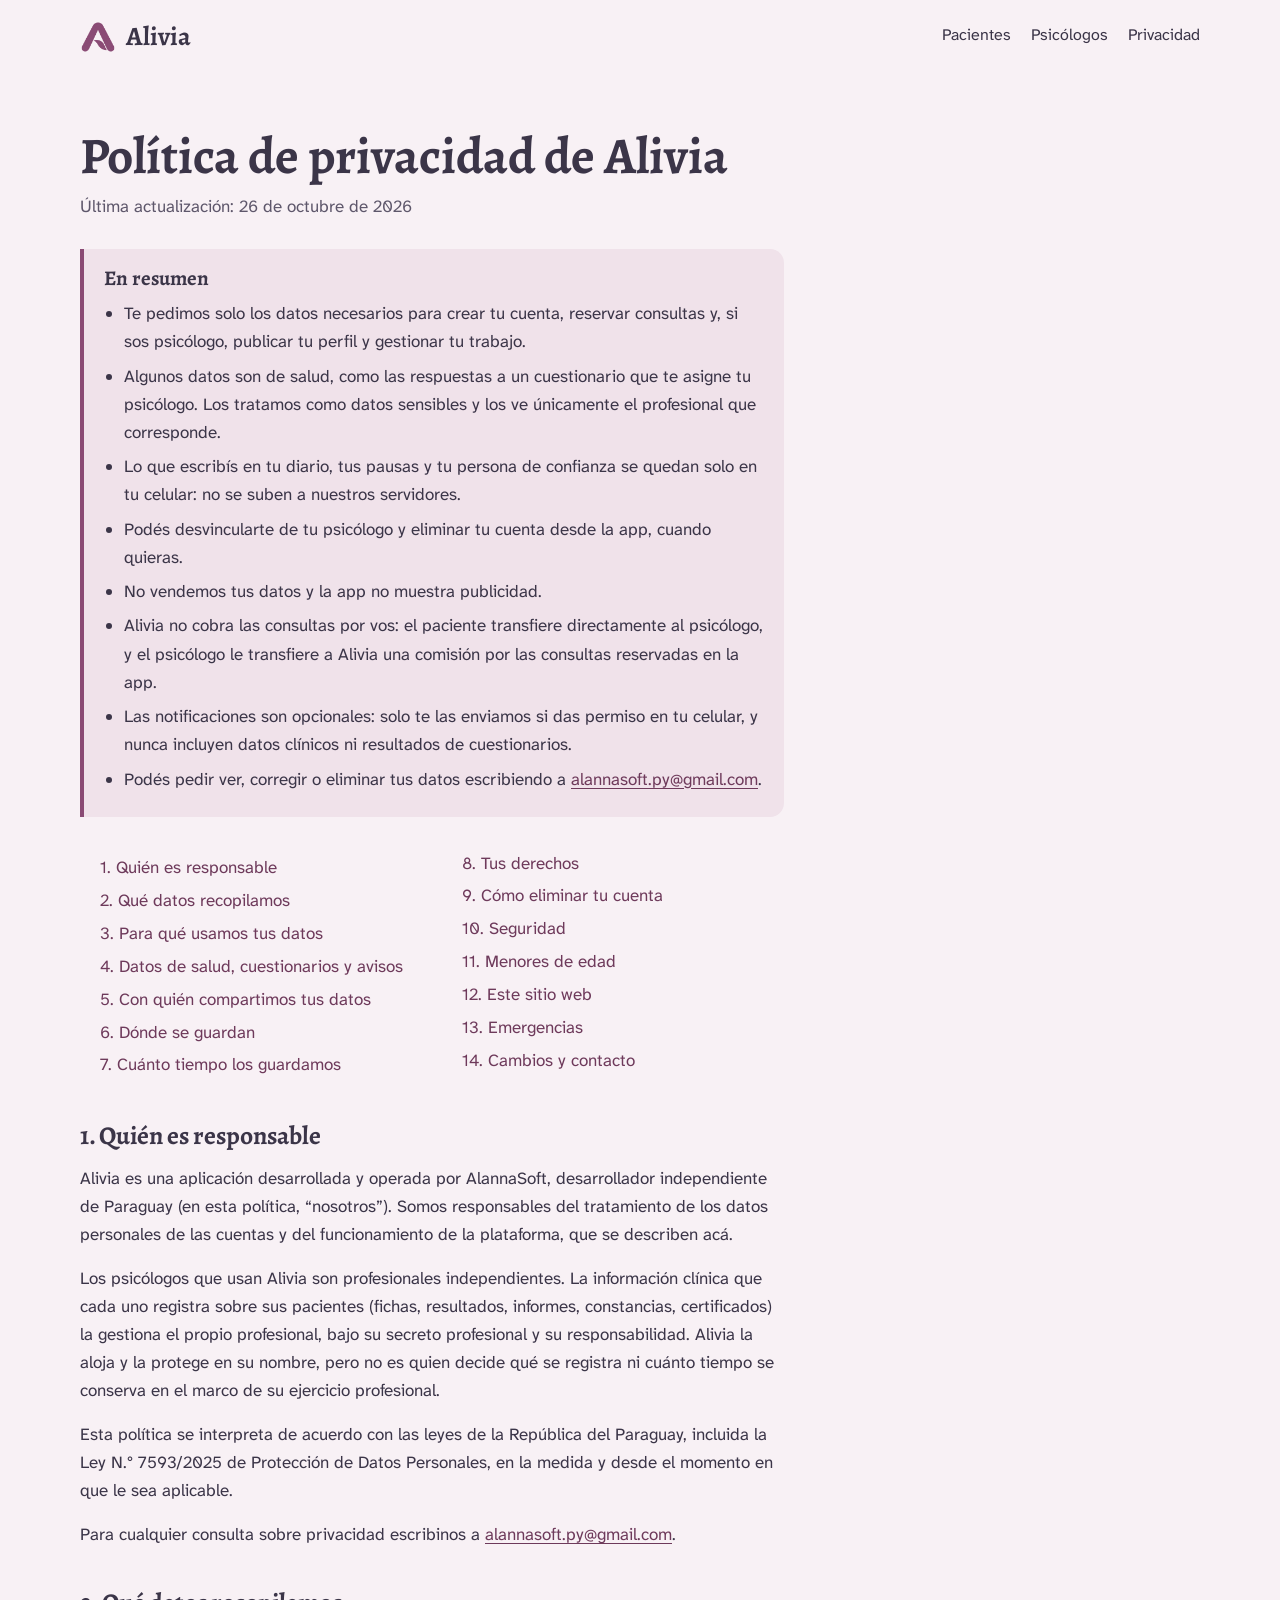
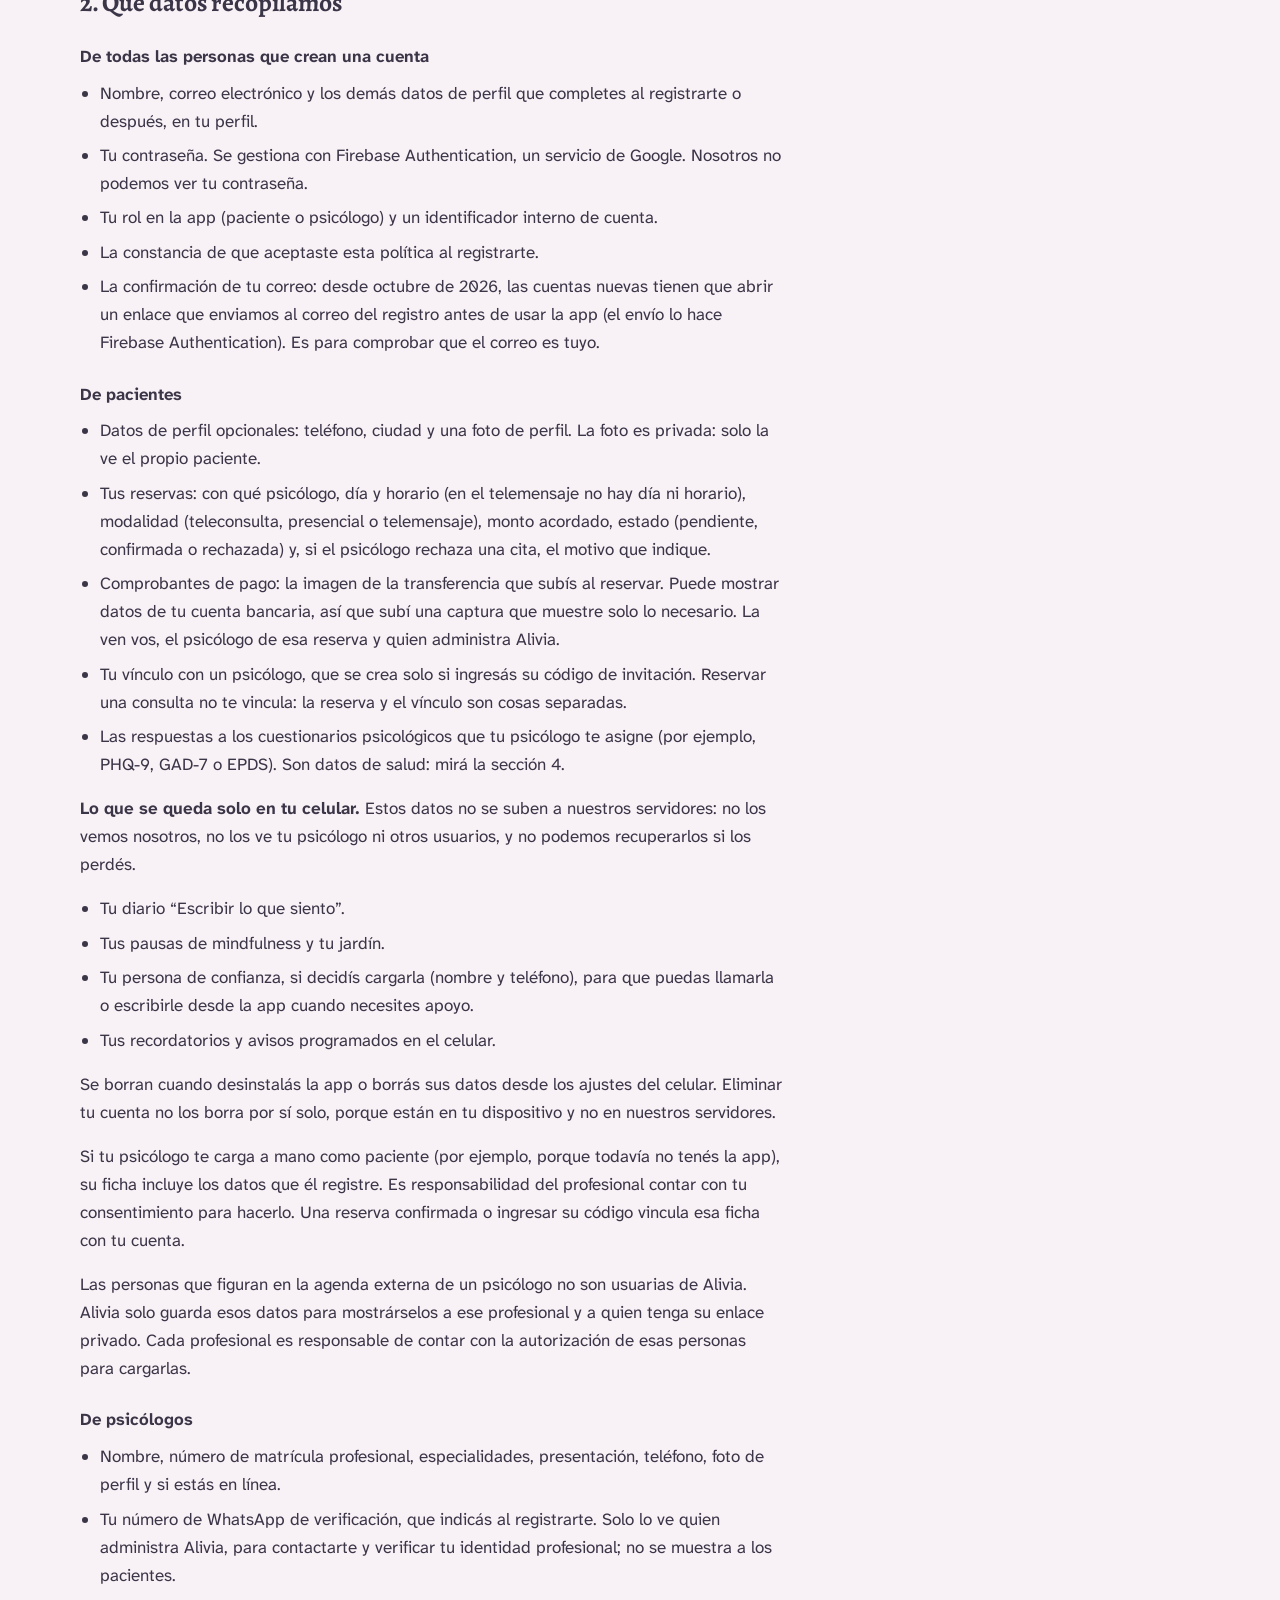
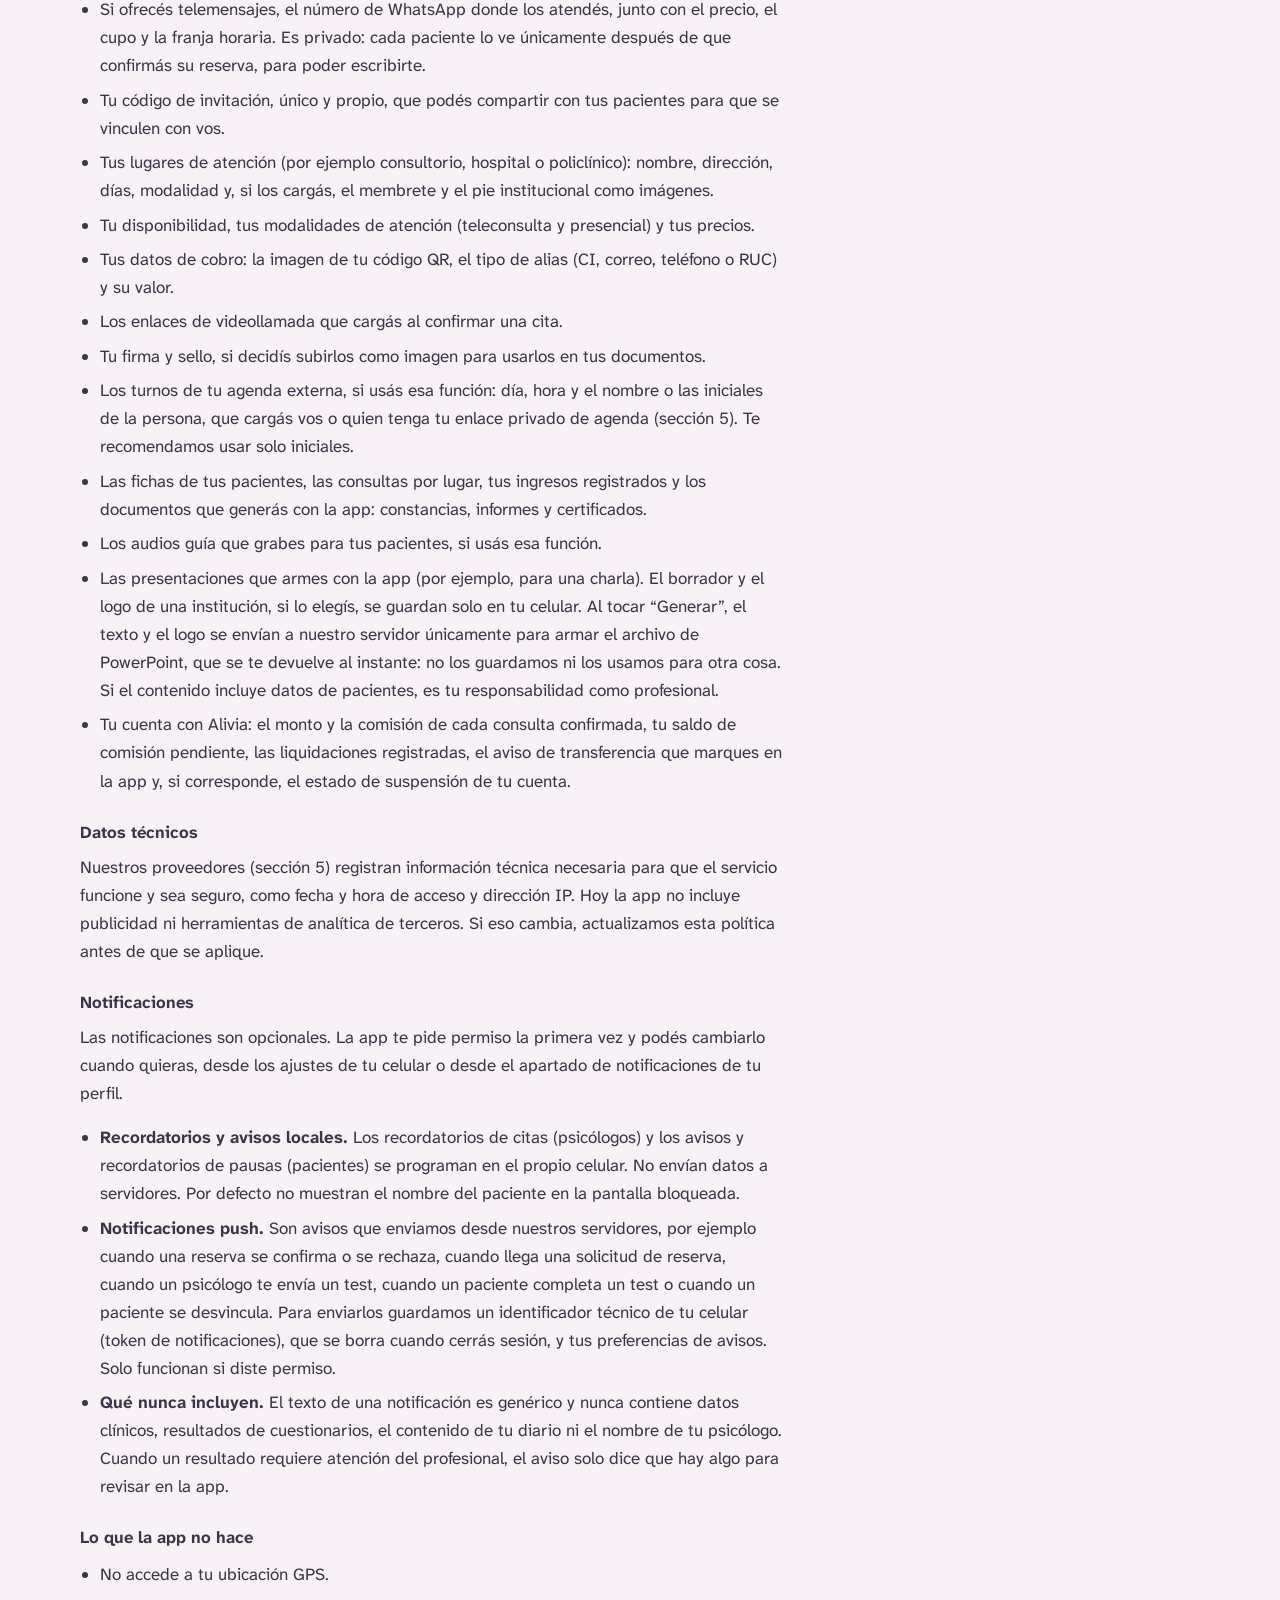
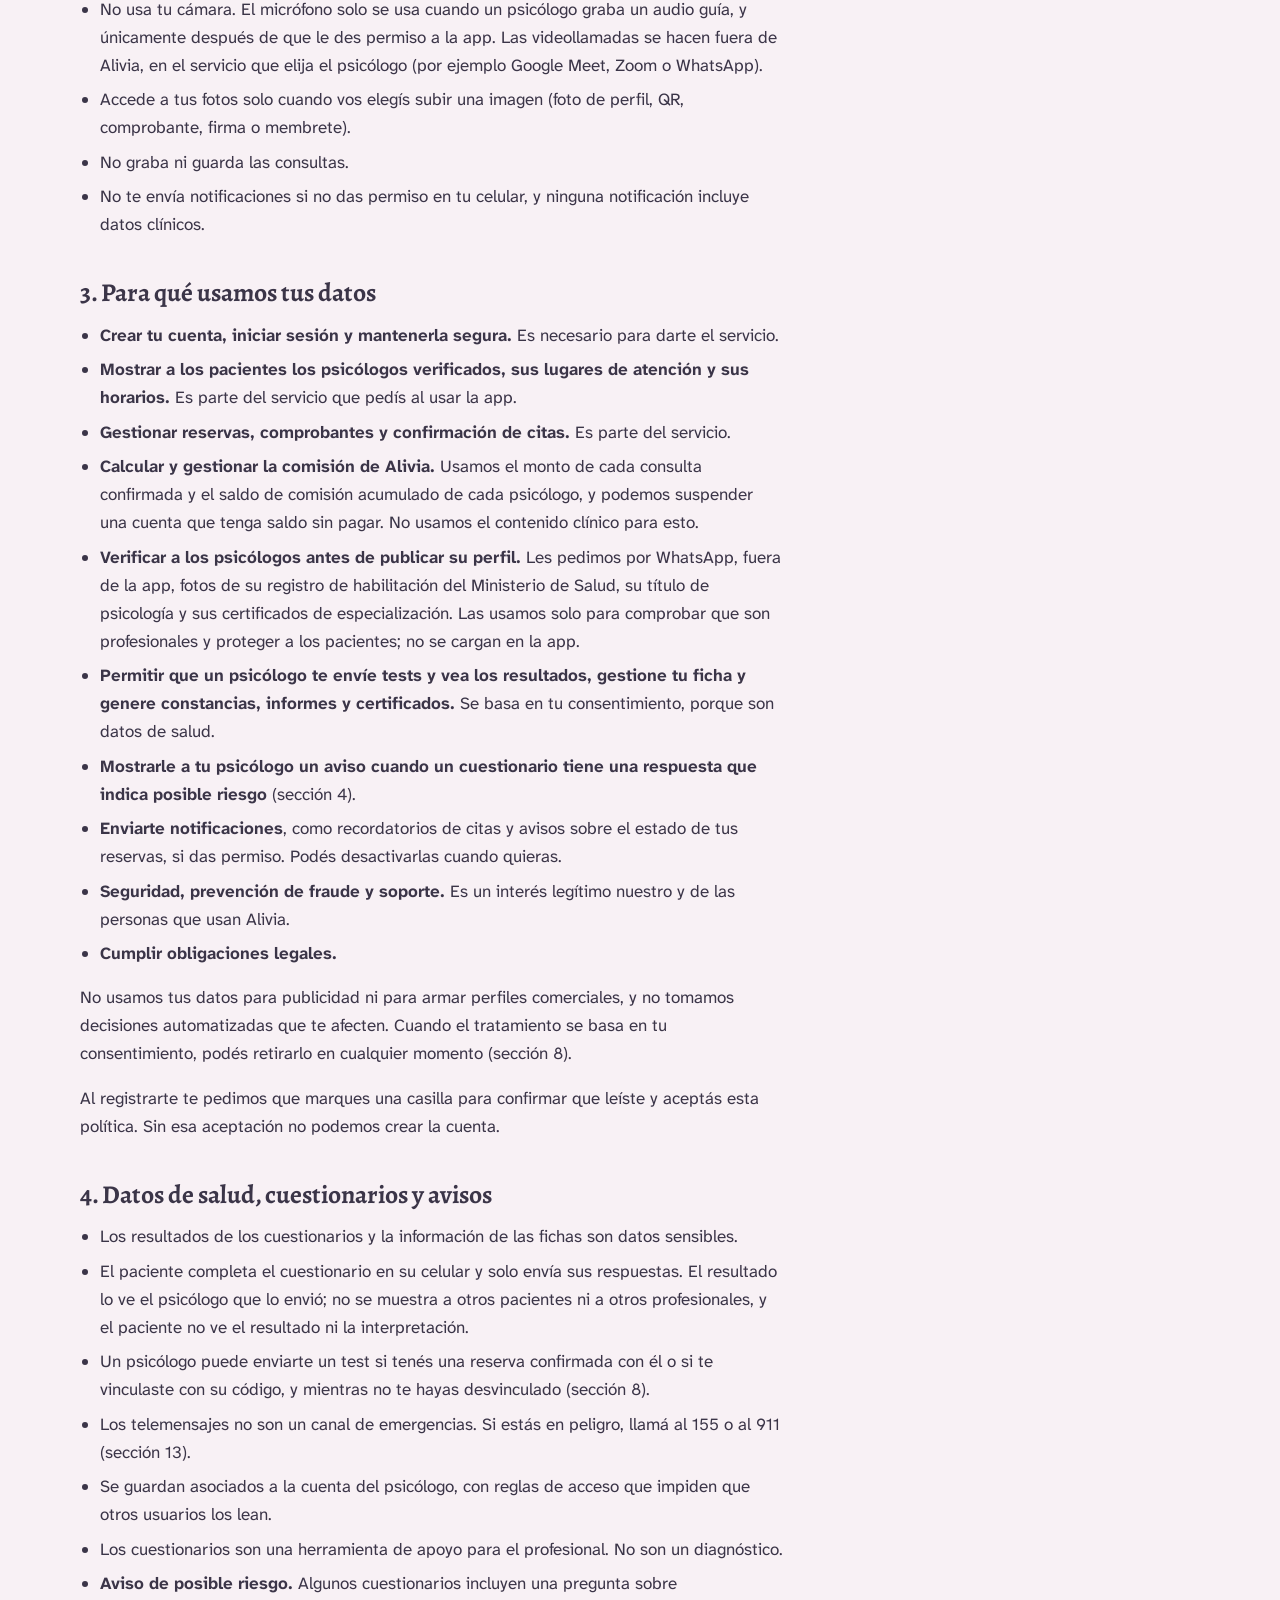
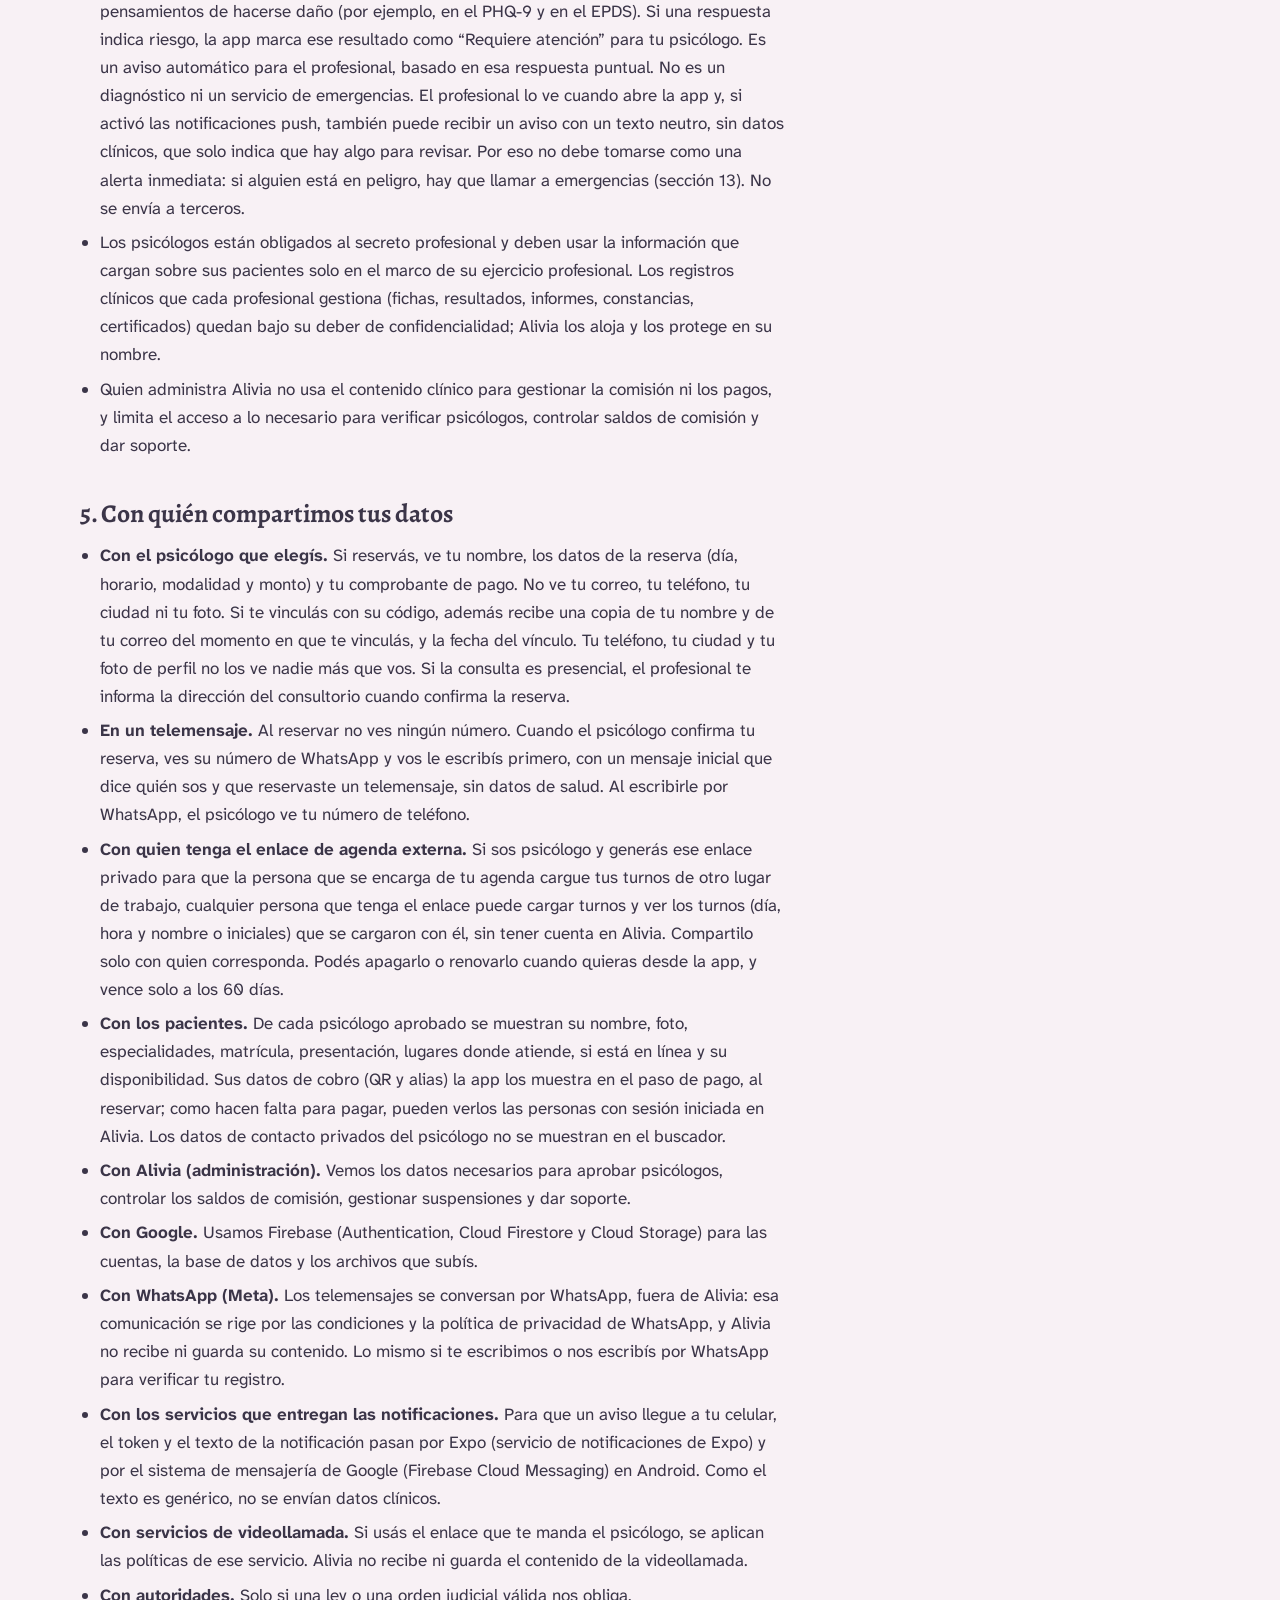
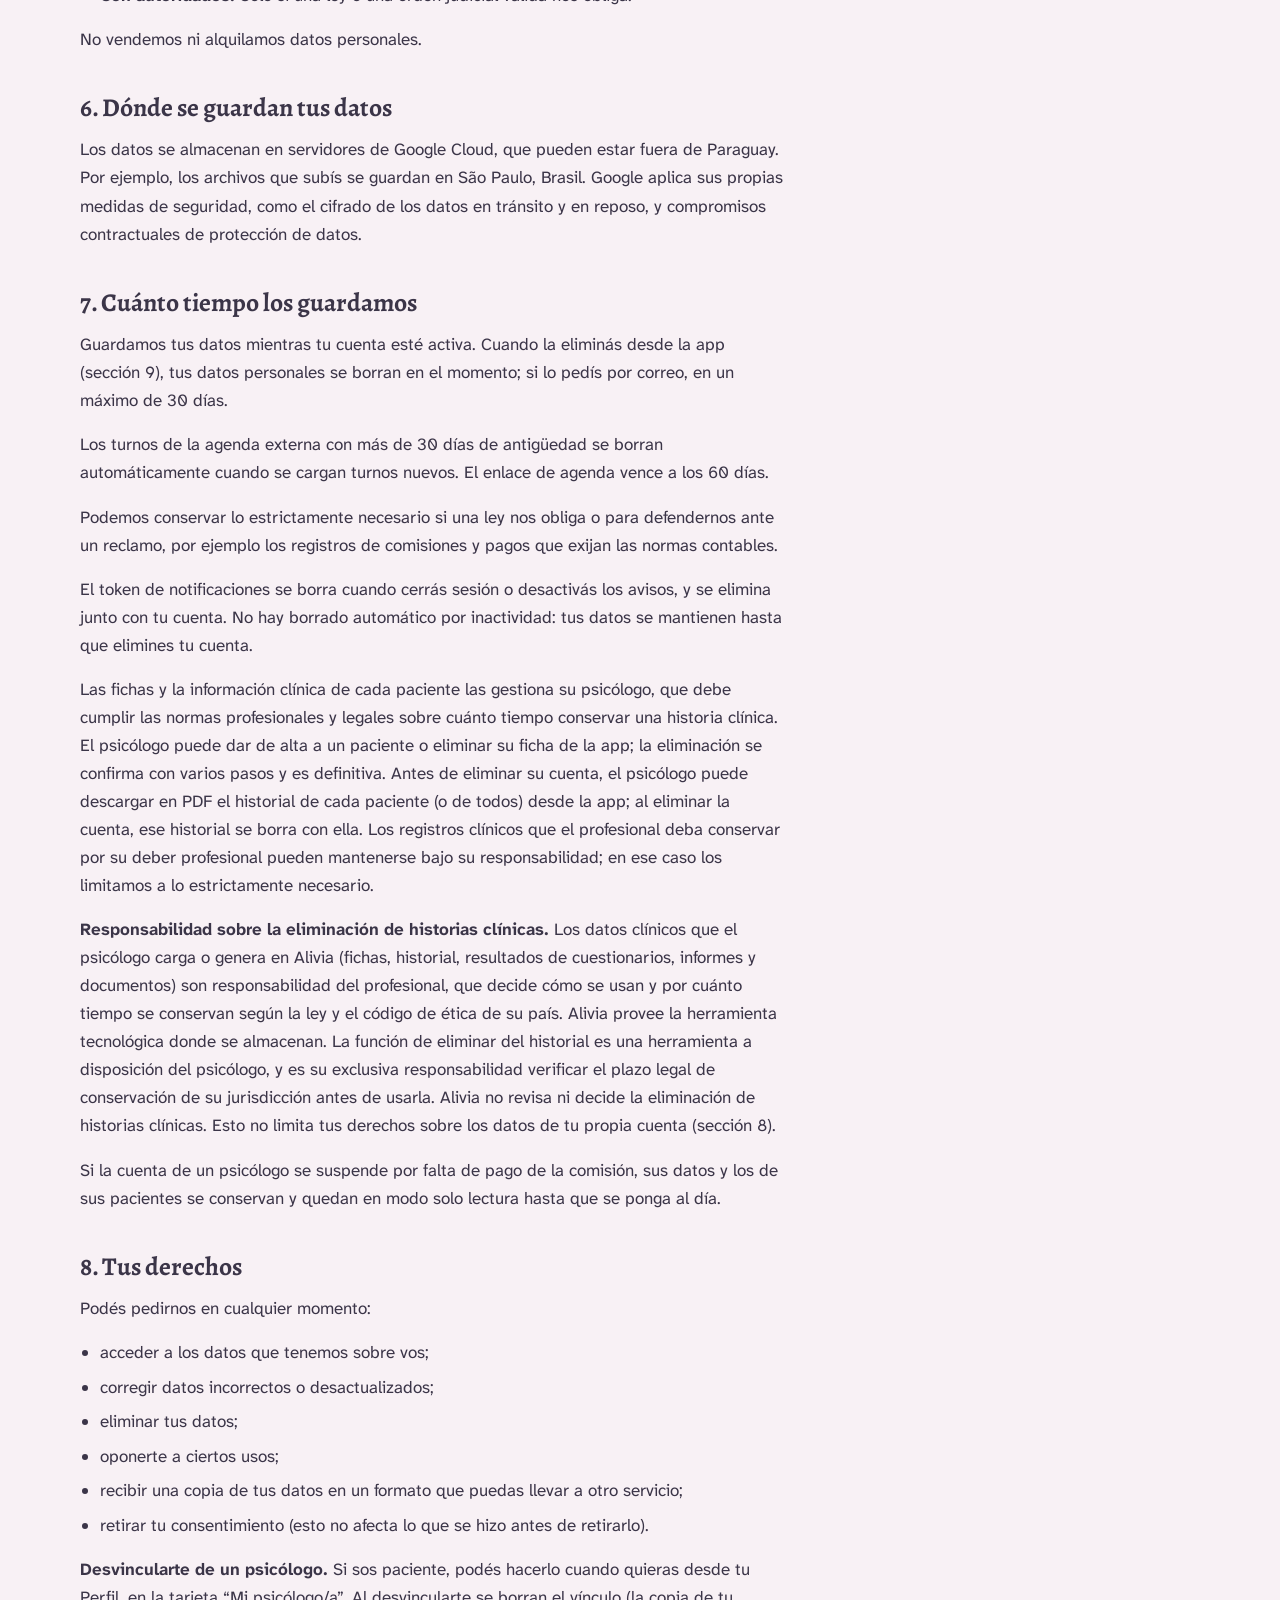
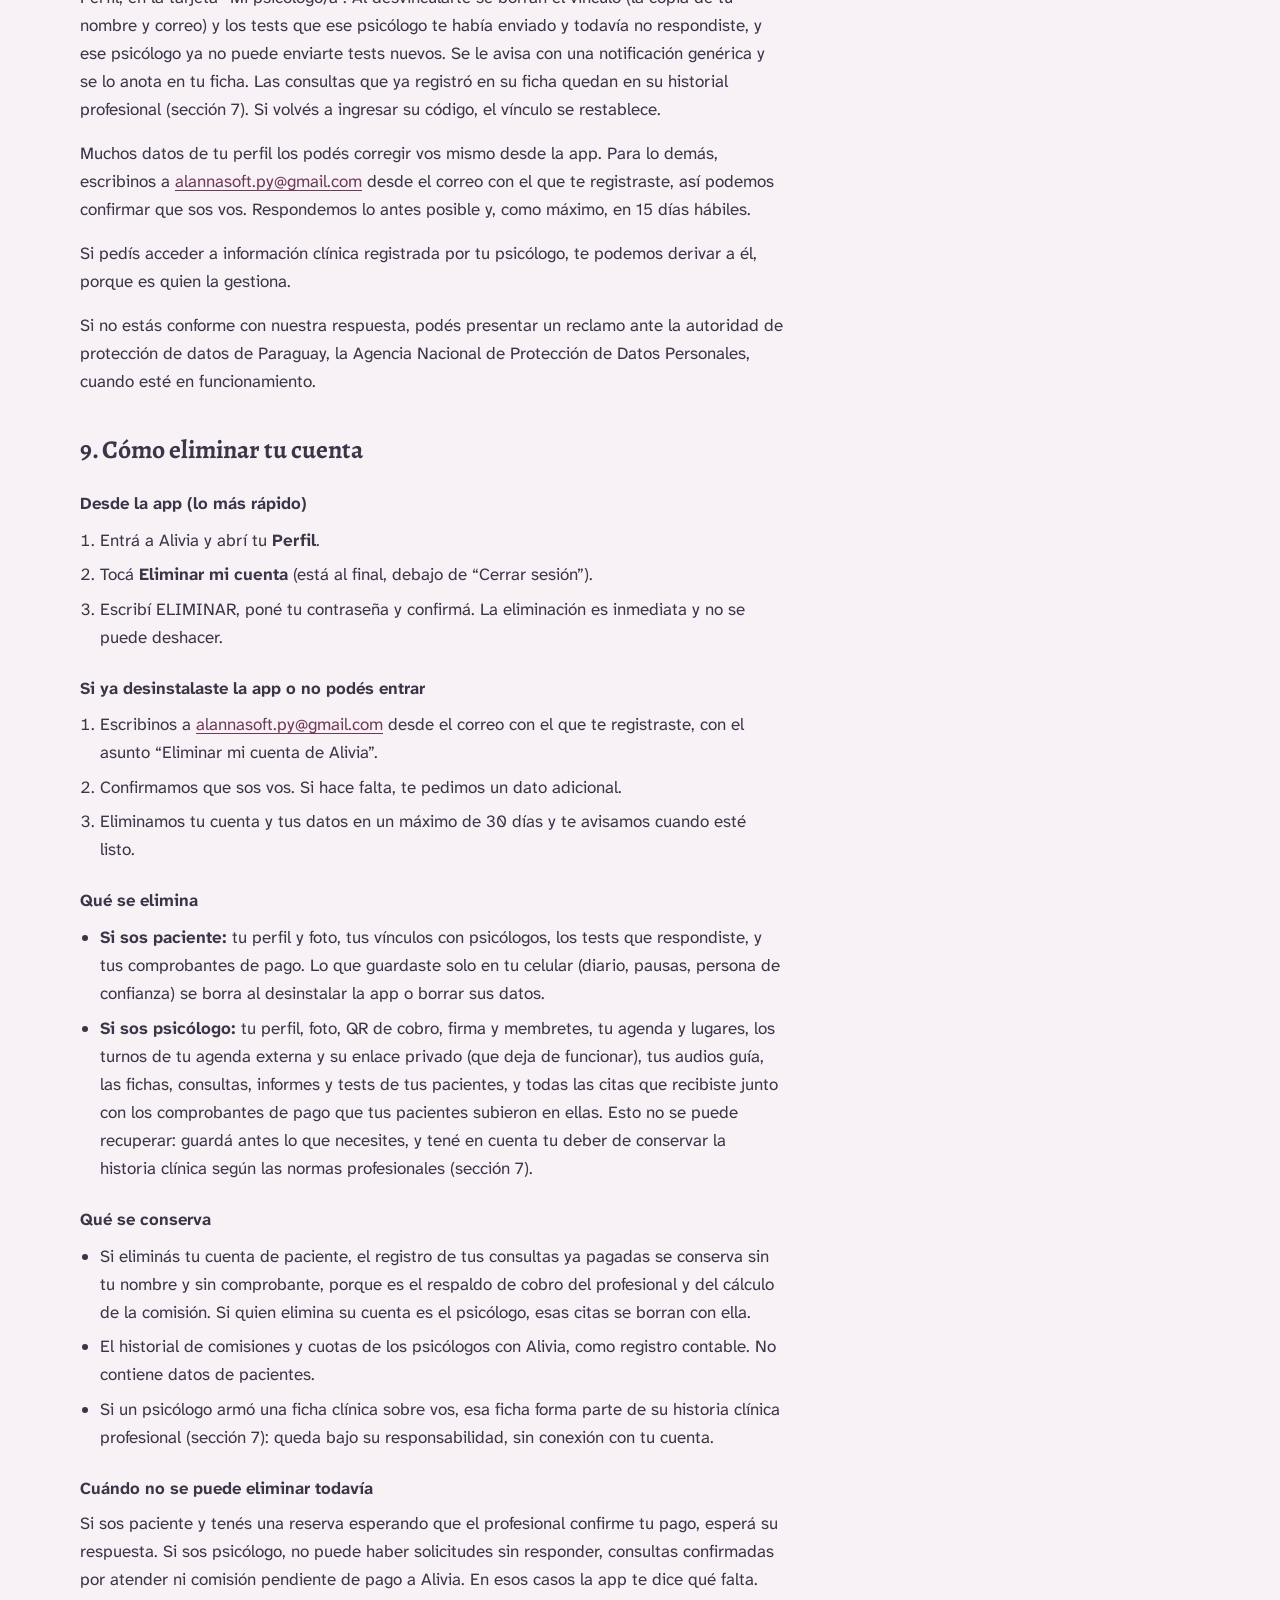
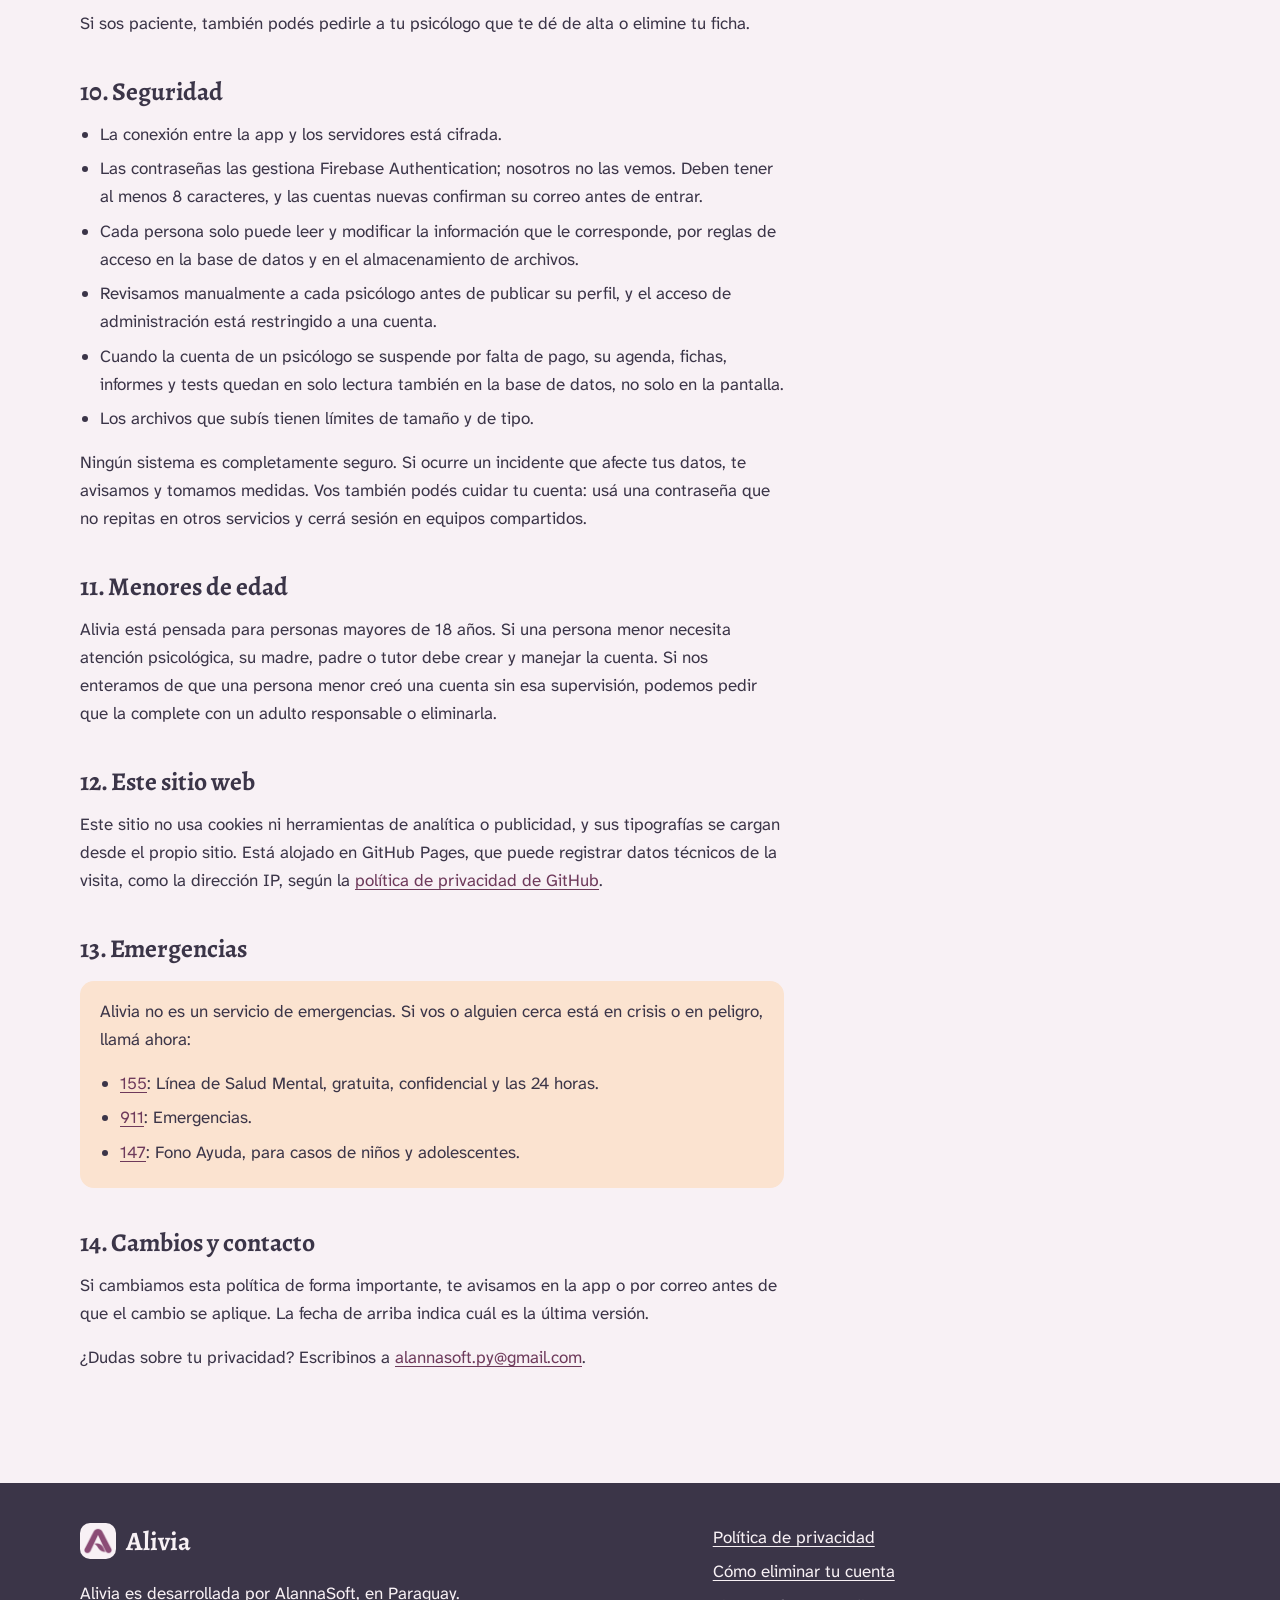
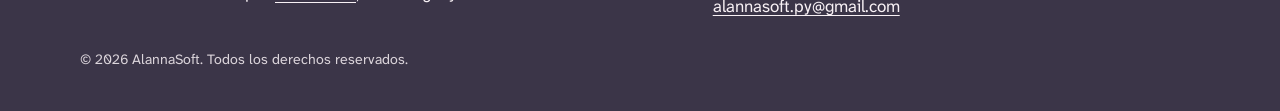
<file: privacidad.html>
<!doctype html>
<html lang="es">
<head>
  <meta charset="utf-8">
  <meta name="viewport" content="width=device-width, initial-scale=1">
  <title>Política de privacidad | Alivia</title>
  <meta name="description" content="Qué datos recopila Alivia, para qué los usa, con quién los comparte y cómo podés ver, corregir o eliminar tu información.">
  <meta name="theme-color" content="#F8F1F5">
  <link rel="icon" href="assets/img/favicon-64.png" type="image/png" sizes="64x64">
  <link rel="apple-touch-icon" href="assets/img/apple-touch-icon.png">
  <link rel="preload" href="assets/fonts/alegreya-700.woff2" as="font" type="font/woff2" crossorigin>
  <link rel="stylesheet" href="assets/css/estilos.css">
</head>
<body>
  <a class="saltar" href="#contenido">Saltar al contenido</a>

  <header class="cabecera">
    <div class="contenedor cabecera__interior">
      <a class="marca" href="index.html" aria-label="Alivia, inicio">
        <img src="assets/img/logo.png" alt="" width="36" height="36">
        Alivia
      </a>
      <nav aria-label="Principal">
        <ul class="menu">
          <li><a href="index.html#pacientes">Pacientes</a></li>
          <li><a href="index.html#psicologos">Psicólogos</a></li>
          <li><a href="privacidad.html" aria-current="page">Privacidad</a></li>
        </ul>
      </nav>
    </div>
  </header>

  <main id="contenido" class="legal">
    <div class="contenedor">
      <article class="legal__cuerpo">
        <h1>Política de privacidad de Alivia</h1>
        <p class="fecha">Última actualización: 26 de octubre de 2026</p>

        <section class="resumen" aria-labelledby="resumen-titulo">
          <h2 id="resumen-titulo">En resumen</h2>
          <ul>
            <li>Te pedimos solo los datos necesarios para crear tu cuenta, reservar consultas y, si sos psicólogo, publicar tu perfil y gestionar tu trabajo.</li>
            <li>Algunos datos son de salud, como las respuestas a un cuestionario que te asigne tu psicólogo. Los tratamos como datos sensibles y los ve únicamente el profesional que corresponde.</li>
            <li>Lo que escribís en tu diario, tus pausas y tu persona de confianza se quedan solo en tu celular: no se suben a nuestros servidores.</li>
            <li>Podés desvincularte de tu psicólogo y eliminar tu cuenta desde la app, cuando quieras.</li>
            <li>No vendemos tus datos y la app no muestra publicidad.</li>
            <li>Alivia no cobra las consultas por vos: el paciente transfiere directamente al psicólogo, y el psicólogo le transfiere a Alivia una comisión por las consultas reservadas en la app.</li>
            <li>Las notificaciones son opcionales: solo te las enviamos si das permiso en tu celular, y nunca incluyen datos clínicos ni resultados de cuestionarios.</li>
            <li>Podés pedir ver, corregir o eliminar tus datos escribiendo a <a href="mailto:alannasoft.py@gmail.com">alannasoft.py@gmail.com</a>.</li>
          </ul>
        </section>

        <nav aria-label="Índice de esta política">
          <ul class="indice">
            <li><a href="#responsable">1. Quién es responsable</a></li>
            <li><a href="#datos">2. Qué datos recopilamos</a></li>
            <li><a href="#usos">3. Para qué usamos tus datos</a></li>
            <li><a href="#salud">4. Datos de salud, cuestionarios y avisos</a></li>
            <li><a href="#compartir">5. Con quién compartimos tus datos</a></li>
            <li><a href="#ubicacion-datos">6. Dónde se guardan</a></li>
            <li><a href="#conservacion">7. Cuánto tiempo los guardamos</a></li>
            <li><a href="#derechos">8. Tus derechos</a></li>
            <li><a href="#eliminar-cuenta">9. Cómo eliminar tu cuenta</a></li>
            <li><a href="#seguridad">10. Seguridad</a></li>
            <li><a href="#menores">11. Menores de edad</a></li>
            <li><a href="#sitio-web">12. Este sitio web</a></li>
            <li><a href="#emergencias">13. Emergencias</a></li>
            <li><a href="#cambios">14. Cambios y contacto</a></li>
          </ul>
        </nav>

        <h2 id="responsable">1. Quién es responsable</h2>
        <p>Alivia es una aplicación desarrollada y operada por AlannaSoft, desarrollador independiente de Paraguay (en esta política, “nosotros”). Somos responsables del tratamiento de los datos personales de las cuentas y del funcionamiento de la plataforma, que se describen acá.</p>
        <p>Los psicólogos que usan Alivia son profesionales independientes. La información clínica que cada uno registra sobre sus pacientes (fichas, resultados, informes, constancias, certificados) la gestiona el propio profesional, bajo su secreto profesional y su responsabilidad. Alivia la aloja y la protege en su nombre, pero no es quien decide qué se registra ni cuánto tiempo se conserva en el marco de su ejercicio profesional.</p>
        <p>Esta política se interpreta de acuerdo con las leyes de la República del Paraguay, incluida la Ley N.° 7593/2025 de Protección de Datos Personales, en la medida y desde el momento en que le sea aplicable.</p>
        <p>Para cualquier consulta sobre privacidad escribinos a <a href="mailto:alannasoft.py@gmail.com">alannasoft.py@gmail.com</a>.</p>

        <h2 id="datos">2. Qué datos recopilamos</h2>

        <h3>De todas las personas que crean una cuenta</h3>
        <ul>
          <li>Nombre, correo electrónico y los demás datos de perfil que completes al registrarte o después, en tu perfil.</li>
          <li>Tu contraseña. Se gestiona con Firebase Authentication, un servicio de Google. Nosotros no podemos ver tu contraseña.</li>
          <li>Tu rol en la app (paciente o psicólogo) y un identificador interno de cuenta.</li>
          <li>La constancia de que aceptaste esta política al registrarte.</li>
          <li>La confirmación de tu correo: desde octubre de 2026, las cuentas nuevas tienen que abrir un enlace que enviamos al correo del registro antes de usar la app (el envío lo hace Firebase Authentication). Es para comprobar que el correo es tuyo.</li>
        </ul>

        <h3>De pacientes</h3>
        <ul>
          <li>Datos de perfil opcionales: teléfono, ciudad y una foto de perfil. La foto es privada: solo la ve el propio paciente.</li>
          <li>Tus reservas: con qué psicólogo, día y horario (en el telemensaje no hay día ni horario), modalidad (teleconsulta, presencial o telemensaje), monto acordado, estado (pendiente, confirmada o rechazada) y, si el psicólogo rechaza una cita, el motivo que indique.</li>
          <li>Comprobantes de pago: la imagen de la transferencia que subís al reservar. Puede mostrar datos de tu cuenta bancaria, así que subí una captura que muestre solo lo necesario. La ven vos, el psicólogo de esa reserva y quien administra Alivia.</li>
          <li>Tu vínculo con un psicólogo, que se crea solo si ingresás su código de invitación. Reservar una consulta no te vincula: la reserva y el vínculo son cosas separadas.</li>
          <li>Las respuestas a los cuestionarios psicológicos que tu psicólogo te asigne (por ejemplo, PHQ-9, GAD-7 o EPDS). Son datos de salud: mirá la sección 4.</li>
        </ul>
        <p><strong>Lo que se queda solo en tu celular.</strong> Estos datos no se suben a nuestros servidores: no los vemos nosotros, no los ve tu psicólogo ni otros usuarios, y no podemos recuperarlos si los perdés.</p>
        <ul>
          <li>Tu diario “Escribir lo que siento”.</li>
          <li>Tus pausas de mindfulness y tu jardín.</li>
          <li>Tu persona de confianza, si decidís cargarla (nombre y teléfono), para que puedas llamarla o escribirle desde la app cuando necesites apoyo.</li>
          <li>Tus recordatorios y avisos programados en el celular.</li>
        </ul>
        <p>Se borran cuando desinstalás la app o borrás sus datos desde los ajustes del celular. Eliminar tu cuenta no los borra por sí solo, porque están en tu dispositivo y no en nuestros servidores.</p>
        <p>Si tu psicólogo te carga a mano como paciente (por ejemplo, porque todavía no tenés la app), su ficha incluye los datos que él registre. Es responsabilidad del profesional contar con tu consentimiento para hacerlo. Una reserva confirmada o ingresar su código vincula esa ficha con tu cuenta.</p>

        <p>Las personas que figuran en la agenda externa de un psicólogo no son usuarias de Alivia. Alivia solo guarda esos datos para mostrárselos a ese profesional y a quien tenga su enlace privado. Cada profesional es responsable de contar con la autorización de esas personas para cargarlas.</p>

        <h3>De psicólogos</h3>
        <ul>
          <li>Nombre, número de matrícula profesional, especialidades, presentación, teléfono, foto de perfil y si estás en línea.</li>
          <li>Tu número de WhatsApp de verificación, que indicás al registrarte. Solo lo ve quien administra Alivia, para contactarte y verificar tu identidad profesional; no se muestra a los pacientes.</li>
          <li>Si ofrecés telemensajes, el número de WhatsApp donde los atendés, junto con el precio, el cupo y la franja horaria. Es privado: cada paciente lo ve únicamente después de que confirmás su reserva, para poder escribirte.</li>
          <li>Tu código de invitación, único y propio, que podés compartir con tus pacientes para que se vinculen con vos.</li>
          <li>Tus lugares de atención (por ejemplo consultorio, hospital o policlínico): nombre, dirección, días, modalidad y, si los cargás, el membrete y el pie institucional como imágenes.</li>
          <li>Tu disponibilidad, tus modalidades de atención (teleconsulta y presencial) y tus precios.</li>
          <li>Tus datos de cobro: la imagen de tu código QR, el tipo de alias (CI, correo, teléfono o RUC) y su valor.</li>
          <li>Los enlaces de videollamada que cargás al confirmar una cita.</li>
          <li>Tu firma y sello, si decidís subirlos como imagen para usarlos en tus documentos.</li>
          <li>Los turnos de tu agenda externa, si usás esa función: día, hora y el nombre o las iniciales de la persona, que cargás vos o quien tenga tu enlace privado de agenda (sección 5). Te recomendamos usar solo iniciales.</li>
          <li>Las fichas de tus pacientes, las consultas por lugar, tus ingresos registrados y los documentos que generás con la app: constancias, informes y certificados.</li>
          <li>Los audios guía que grabes para tus pacientes, si usás esa función.</li>
          <li>Las presentaciones que armes con la app (por ejemplo, para una charla). El borrador y el logo de una institución, si lo elegís, se guardan solo en tu celular. Al tocar “Generar”, el texto y el logo se envían a nuestro servidor únicamente para armar el archivo de PowerPoint, que se te devuelve al instante: no los guardamos ni los usamos para otra cosa. Si el contenido incluye datos de pacientes, es tu responsabilidad como profesional.</li>
          <li>Tu cuenta con Alivia: el monto y la comisión de cada consulta confirmada, tu saldo de comisión pendiente, las liquidaciones registradas, el aviso de transferencia que marques en la app y, si corresponde, el estado de suspensión de tu cuenta.</li>
        </ul>

        <h3>Datos técnicos</h3>
        <p>Nuestros proveedores (sección 5) registran información técnica necesaria para que el servicio funcione y sea seguro, como fecha y hora de acceso y dirección IP. Hoy la app no incluye publicidad ni herramientas de analítica de terceros. Si eso cambia, actualizamos esta política antes de que se aplique.</p>

        <h3>Notificaciones</h3>
        <p>Las notificaciones son opcionales. La app te pide permiso la primera vez y podés cambiarlo cuando quieras, desde los ajustes de tu celular o desde el apartado de notificaciones de tu perfil.</p>
        <ul>
          <li><strong>Recordatorios y avisos locales.</strong> Los recordatorios de citas (psicólogos) y los avisos y recordatorios de pausas (pacientes) se programan en el propio celular. No envían datos a servidores. Por defecto no muestran el nombre del paciente en la pantalla bloqueada.</li>
          <li><strong>Notificaciones push.</strong> Son avisos que enviamos desde nuestros servidores, por ejemplo cuando una reserva se confirma o se rechaza, cuando llega una solicitud de reserva, cuando un psicólogo te envía un test, cuando un paciente completa un test o cuando un paciente se desvincula. Para enviarlos guardamos un identificador técnico de tu celular (token de notificaciones), que se borra cuando cerrás sesión, y tus preferencias de avisos. Solo funcionan si diste permiso.</li>
          <li><strong>Qué nunca incluyen.</strong> El texto de una notificación es genérico y nunca contiene datos clínicos, resultados de cuestionarios, el contenido de tu diario ni el nombre de tu psicólogo. Cuando un resultado requiere atención del profesional, el aviso solo dice que hay algo para revisar en la app.</li>
        </ul>

        <h3>Lo que la app no hace</h3>
        <ul>
          <li>No accede a tu ubicación GPS.</li>
          <li>No usa tu cámara. El micrófono solo se usa cuando un psicólogo graba un audio guía, y únicamente después de que le des permiso a la app. Las videollamadas se hacen fuera de Alivia, en el servicio que elija el psicólogo (por ejemplo Google Meet, Zoom o WhatsApp).</li>
          <li>Accede a tus fotos solo cuando vos elegís subir una imagen (foto de perfil, QR, comprobante, firma o membrete).</li>
          <li>No graba ni guarda las consultas.</li>
          <li>No te envía notificaciones si no das permiso en tu celular, y ninguna notificación incluye datos clínicos.</li>
        </ul>

        <h2 id="usos">3. Para qué usamos tus datos</h2>
        <ul>
          <li><strong>Crear tu cuenta, iniciar sesión y mantenerla segura.</strong> Es necesario para darte el servicio.</li>
          <li><strong>Mostrar a los pacientes los psicólogos verificados, sus lugares de atención y sus horarios.</strong> Es parte del servicio que pedís al usar la app.</li>
          <li><strong>Gestionar reservas, comprobantes y confirmación de citas.</strong> Es parte del servicio.</li>
          <li><strong>Calcular y gestionar la comisión de Alivia.</strong> Usamos el monto de cada consulta confirmada y el saldo de comisión acumulado de cada psicólogo, y podemos suspender una cuenta que tenga saldo sin pagar. No usamos el contenido clínico para esto.</li>
          <li><strong>Verificar a los psicólogos antes de publicar su perfil.</strong> Les pedimos por WhatsApp, fuera de la app, fotos de su registro de habilitación del Ministerio de Salud, su título de psicología y sus certificados de especialización. Las usamos solo para comprobar que son profesionales y proteger a los pacientes; no se cargan en la app.</li>
          <li><strong>Permitir que un psicólogo te envíe tests y vea los resultados, gestione tu ficha y genere constancias, informes y certificados.</strong> Se basa en tu consentimiento, porque son datos de salud.</li>
          <li><strong>Mostrarle a tu psicólogo un aviso cuando un cuestionario tiene una respuesta que indica posible riesgo</strong> (sección 4).</li>
          <li><strong>Enviarte notificaciones</strong>, como recordatorios de citas y avisos sobre el estado de tus reservas, si das permiso. Podés desactivarlas cuando quieras.</li>
          <li><strong>Seguridad, prevención de fraude y soporte.</strong> Es un interés legítimo nuestro y de las personas que usan Alivia.</li>
          <li><strong>Cumplir obligaciones legales.</strong></li>
        </ul>
        <p>No usamos tus datos para publicidad ni para armar perfiles comerciales, y no tomamos decisiones automatizadas que te afecten. Cuando el tratamiento se basa en tu consentimiento, podés retirarlo en cualquier momento (sección 8).</p>
        <p>Al registrarte te pedimos que marques una casilla para confirmar que leíste y aceptás esta política. Sin esa aceptación no podemos crear la cuenta.</p>

        <h2 id="salud">4. Datos de salud, cuestionarios y avisos</h2>
        <ul>
          <li>Los resultados de los cuestionarios y la información de las fichas son datos sensibles.</li>
          <li>El paciente completa el cuestionario en su celular y solo envía sus respuestas. El resultado lo ve el psicólogo que lo envió; no se muestra a otros pacientes ni a otros profesionales, y el paciente no ve el resultado ni la interpretación.</li>
          <li>Un psicólogo puede enviarte un test si tenés una reserva confirmada con él o si te vinculaste con su código, y mientras no te hayas desvinculado (sección 8).</li>
          <li>Los telemensajes no son un canal de emergencias. Si estás en peligro, llamá al 155 o al 911 (sección 13).</li>
          <li>Se guardan asociados a la cuenta del psicólogo, con reglas de acceso que impiden que otros usuarios los lean.</li>
          <li>Los cuestionarios son una herramienta de apoyo para el profesional. No son un diagnóstico.</li>
          <li><strong>Aviso de posible riesgo.</strong> Algunos cuestionarios incluyen una pregunta sobre pensamientos de hacerse daño (por ejemplo, en el PHQ-9 y en el EPDS). Si una respuesta indica riesgo, la app marca ese resultado como “Requiere atención” para tu psicólogo. Es un aviso automático para el profesional, basado en esa respuesta puntual. No es un diagnóstico ni un servicio de emergencias. El profesional lo ve cuando abre la app y, si activó las notificaciones push, también puede recibir un aviso con un texto neutro, sin datos clínicos, que solo indica que hay algo para revisar. Por eso no debe tomarse como una alerta inmediata: si alguien está en peligro, hay que llamar a emergencias (sección 13). No se envía a terceros.</li>
          <li>Los psicólogos están obligados al secreto profesional y deben usar la información que cargan sobre sus pacientes solo en el marco de su ejercicio profesional. Los registros clínicos que cada profesional gestiona (fichas, resultados, informes, constancias, certificados) quedan bajo su deber de confidencialidad; Alivia los aloja y los protege en su nombre.</li>
          <li>Quien administra Alivia no usa el contenido clínico para gestionar la comisión ni los pagos, y limita el acceso a lo necesario para verificar psicólogos, controlar saldos de comisión y dar soporte.</li>
        </ul>

        <h2 id="compartir">5. Con quién compartimos tus datos</h2>
        <ul>
          <li><strong>Con el psicólogo que elegís.</strong> Si reservás, ve tu nombre, los datos de la reserva (día, horario, modalidad y monto) y tu comprobante de pago. No ve tu correo, tu teléfono, tu ciudad ni tu foto. Si te vinculás con su código, además recibe una copia de tu nombre y de tu correo del momento en que te vinculás, y la fecha del vínculo. Tu teléfono, tu ciudad y tu foto de perfil no los ve nadie más que vos. Si la consulta es presencial, el profesional te informa la dirección del consultorio cuando confirma la reserva.</li>
          <li><strong>En un telemensaje.</strong> Al reservar no ves ningún número. Cuando el psicólogo confirma tu reserva, ves su número de WhatsApp y vos le escribís primero, con un mensaje inicial que dice quién sos y que reservaste un telemensaje, sin datos de salud. Al escribirle por WhatsApp, el psicólogo ve tu número de teléfono.</li>
          <li><strong>Con quien tenga el enlace de agenda externa.</strong> Si sos psicólogo y generás ese enlace privado para que la persona que se encarga de tu agenda cargue tus turnos de otro lugar de trabajo, cualquier persona que tenga el enlace puede cargar turnos y ver los turnos (día, hora y nombre o iniciales) que se cargaron con él, sin tener cuenta en Alivia. Compartilo solo con quien corresponda. Podés apagarlo o renovarlo cuando quieras desde la app, y vence solo a los 60 días.</li>
          <li><strong>Con los pacientes.</strong> De cada psicólogo aprobado se muestran su nombre, foto, especialidades, matrícula, presentación, lugares donde atiende, si está en línea y su disponibilidad. Sus datos de cobro (QR y alias) la app los muestra en el paso de pago, al reservar; como hacen falta para pagar, pueden verlos las personas con sesión iniciada en Alivia. Los datos de contacto privados del psicólogo no se muestran en el buscador.</li>
          <li><strong>Con Alivia (administración).</strong> Vemos los datos necesarios para aprobar psicólogos, controlar los saldos de comisión, gestionar suspensiones y dar soporte.</li>
          <li><strong>Con Google.</strong> Usamos Firebase (Authentication, Cloud Firestore y Cloud Storage) para las cuentas, la base de datos y los archivos que subís.</li>
          <li><strong>Con WhatsApp (Meta).</strong> Los telemensajes se conversan por WhatsApp, fuera de Alivia: esa comunicación se rige por las condiciones y la política de privacidad de WhatsApp, y Alivia no recibe ni guarda su contenido. Lo mismo si te escribimos o nos escribís por WhatsApp para verificar tu registro.</li>
          <li><strong>Con los servicios que entregan las notificaciones.</strong> Para que un aviso llegue a tu celular, el token y el texto de la notificación pasan por Expo (servicio de notificaciones de Expo) y por el sistema de mensajería de Google (Firebase Cloud Messaging) en Android. Como el texto es genérico, no se envían datos clínicos.</li>
          <li><strong>Con servicios de videollamada.</strong> Si usás el enlace que te manda el psicólogo, se aplican las políticas de ese servicio. Alivia no recibe ni guarda el contenido de la videollamada.</li>
          <li><strong>Con autoridades.</strong> Solo si una ley o una orden judicial válida nos obliga.</li>
        </ul>
        <p>No vendemos ni alquilamos datos personales.</p>

        <h2 id="ubicacion-datos">6. Dónde se guardan tus datos</h2>
        <p>Los datos se almacenan en servidores de Google Cloud, que pueden estar fuera de Paraguay. Por ejemplo, los archivos que subís se guardan en São Paulo, Brasil. Google aplica sus propias medidas de seguridad, como el cifrado de los datos en tránsito y en reposo, y compromisos contractuales de protección de datos.</p>

        <h2 id="conservacion">7. Cuánto tiempo los guardamos</h2>
        <p>Guardamos tus datos mientras tu cuenta esté activa. Cuando la eliminás desde la app (sección 9), tus datos personales se borran en el momento; si lo pedís por correo, en un máximo de 30 días.</p>
        <p>Los turnos de la agenda externa con más de 30 días de antigüedad se borran automáticamente cuando se cargan turnos nuevos. El enlace de agenda vence a los 60 días.</p>
        <p>Podemos conservar lo estrictamente necesario si una ley nos obliga o para defendernos ante un reclamo, por ejemplo los registros de comisiones y pagos que exijan las normas contables.</p>
        <p>El token de notificaciones se borra cuando cerrás sesión o desactivás los avisos, y se elimina junto con tu cuenta. No hay borrado automático por inactividad: tus datos se mantienen hasta que elimines tu cuenta.</p>
        <p>Las fichas y la información clínica de cada paciente las gestiona su psicólogo, que debe cumplir las normas profesionales y legales sobre cuánto tiempo conservar una historia clínica. El psicólogo puede dar de alta a un paciente o eliminar su ficha de la app; la eliminación se confirma con varios pasos y es definitiva. Antes de eliminar su cuenta, el psicólogo puede descargar en PDF el historial de cada paciente (o de todos) desde la app; al eliminar la cuenta, ese historial se borra con ella. Los registros clínicos que el profesional deba conservar por su deber profesional pueden mantenerse bajo su responsabilidad; en ese caso los limitamos a lo estrictamente necesario.</p>
        <p><strong>Responsabilidad sobre la eliminación de historias clínicas.</strong> Los datos clínicos que el psicólogo carga o genera en Alivia (fichas, historial, resultados de cuestionarios, informes y documentos) son responsabilidad del profesional, que decide cómo se usan y por cuánto tiempo se conservan según la ley y el código de ética de su país. Alivia provee la herramienta tecnológica donde se almacenan. La función de eliminar del historial es una herramienta a disposición del psicólogo, y es su exclusiva responsabilidad verificar el plazo legal de conservación de su jurisdicción antes de usarla. Alivia no revisa ni decide la eliminación de historias clínicas. Esto no limita tus derechos sobre los datos de tu propia cuenta (sección 8).</p>
        <p>Si la cuenta de un psicólogo se suspende por falta de pago de la comisión, sus datos y los de sus pacientes se conservan y quedan en modo solo lectura hasta que se ponga al día.</p>

        <h2 id="derechos">8. Tus derechos</h2>
        <p>Podés pedirnos en cualquier momento:</p>
        <ul>
          <li>acceder a los datos que tenemos sobre vos;</li>
          <li>corregir datos incorrectos o desactualizados;</li>
          <li>eliminar tus datos;</li>
          <li>oponerte a ciertos usos;</li>
          <li>recibir una copia de tus datos en un formato que puedas llevar a otro servicio;</li>
          <li>retirar tu consentimiento (esto no afecta lo que se hizo antes de retirarlo).</li>
        </ul>
        <p><strong>Desvincularte de un psicólogo.</strong> Si sos paciente, podés hacerlo cuando quieras desde tu Perfil, en la tarjeta “Mi psicólogo/a”. Al desvincularte se borran el vínculo (la copia de tu nombre y correo) y los tests que ese psicólogo te había enviado y todavía no respondiste, y ese psicólogo ya no puede enviarte tests nuevos. Se le avisa con una notificación genérica y se lo anota en tu ficha. Las consultas que ya registró en su ficha quedan en su historial profesional (sección 7). Si volvés a ingresar su código, el vínculo se restablece.</p>
        <p>Muchos datos de tu perfil los podés corregir vos mismo desde la app. Para lo demás, escribinos a <a href="mailto:alannasoft.py@gmail.com">alannasoft.py@gmail.com</a> desde el correo con el que te registraste, así podemos confirmar que sos vos. Respondemos lo antes posible y, como máximo, en 15 días hábiles.</p>
        <p>Si pedís acceder a información clínica registrada por tu psicólogo, te podemos derivar a él, porque es quien la gestiona.</p>
        <p>Si no estás conforme con nuestra respuesta, podés presentar un reclamo ante la autoridad de protección de datos de Paraguay, la Agencia Nacional de Protección de Datos Personales, cuando esté en funcionamiento.</p>

        <h2 id="eliminar-cuenta">9. Cómo eliminar tu cuenta</h2>
        <h3>Desde la app (lo más rápido)</h3>
        <ol>
          <li>Entrá a Alivia y abrí tu <strong>Perfil</strong>.</li>
          <li>Tocá <strong>Eliminar mi cuenta</strong> (está al final, debajo de “Cerrar sesión”).</li>
          <li>Escribí ELIMINAR, poné tu contraseña y confirmá. La eliminación es inmediata y no se puede deshacer.</li>
        </ol>
        <h3>Si ya desinstalaste la app o no podés entrar</h3>
        <ol>
          <li>Escribinos a <a href="mailto:alannasoft.py@gmail.com?subject=Eliminar%20mi%20cuenta%20de%20Alivia">alannasoft.py@gmail.com</a> desde el correo con el que te registraste, con el asunto “Eliminar mi cuenta de Alivia”.</li>
          <li>Confirmamos que sos vos. Si hace falta, te pedimos un dato adicional.</li>
          <li>Eliminamos tu cuenta y tus datos en un máximo de 30 días y te avisamos cuando esté listo.</li>
        </ol>
        <h3>Qué se elimina</h3>
        <ul>
          <li><strong>Si sos paciente:</strong> tu perfil y foto, tus vínculos con psicólogos, los tests que respondiste, y tus comprobantes de pago. Lo que guardaste solo en tu celular (diario, pausas, persona de confianza) se borra al desinstalar la app o borrar sus datos.</li>
          <li><strong>Si sos psicólogo:</strong> tu perfil, foto, QR de cobro, firma y membretes, tu agenda y lugares, los turnos de tu agenda externa y su enlace privado (que deja de funcionar), tus audios guía, las fichas, consultas, informes y tests de tus pacientes, y todas las citas que recibiste junto con los comprobantes de pago que tus pacientes subieron en ellas. Esto no se puede recuperar: guardá antes lo que necesites, y tené en cuenta tu deber de conservar la historia clínica según las normas profesionales (sección 7).</li>
        </ul>
        <h3>Qué se conserva</h3>
        <ul>
          <li>Si eliminás tu cuenta de paciente, el registro de tus consultas ya pagadas se conserva sin tu nombre y sin comprobante, porque es el respaldo de cobro del profesional y del cálculo de la comisión. Si quien elimina su cuenta es el psicólogo, esas citas se borran con ella.</li>
          <li>El historial de comisiones y cuotas de los psicólogos con Alivia, como registro contable. No contiene datos de pacientes.</li>
          <li>Si un psicólogo armó una ficha clínica sobre vos, esa ficha forma parte de su historia clínica profesional (sección 7): queda bajo su responsabilidad, sin conexión con tu cuenta.</li>
        </ul>
        <h3>Cuándo no se puede eliminar todavía</h3>
        <p>Si sos paciente y tenés una reserva esperando que el profesional confirme tu pago, esperá su respuesta. Si sos psicólogo, no puede haber solicitudes sin responder, consultas confirmadas por atender ni comisión pendiente de pago a Alivia. En esos casos la app te dice qué falta.</p>
        <p>Si sos paciente, también podés pedirle a tu psicólogo que te dé de alta o elimine tu ficha.</p>

        <h2 id="seguridad">10. Seguridad</h2>
        <ul>
          <li>La conexión entre la app y los servidores está cifrada.</li>
          <li>Las contraseñas las gestiona Firebase Authentication; nosotros no las vemos. Deben tener al menos 8 caracteres, y las cuentas nuevas confirman su correo antes de entrar.</li>
          <li>Cada persona solo puede leer y modificar la información que le corresponde, por reglas de acceso en la base de datos y en el almacenamiento de archivos.</li>
          <li>Revisamos manualmente a cada psicólogo antes de publicar su perfil, y el acceso de administración está restringido a una cuenta.</li>
          <li>Cuando la cuenta de un psicólogo se suspende por falta de pago, su agenda, fichas, informes y tests quedan en solo lectura también en la base de datos, no solo en la pantalla.</li>
          <li>Los archivos que subís tienen límites de tamaño y de tipo.</li>
        </ul>
        <p>Ningún sistema es completamente seguro. Si ocurre un incidente que afecte tus datos, te avisamos y tomamos medidas. Vos también podés cuidar tu cuenta: usá una contraseña que no repitas en otros servicios y cerrá sesión en equipos compartidos.</p>

        <h2 id="menores">11. Menores de edad</h2>
        <p>Alivia está pensada para personas mayores de 18 años. Si una persona menor necesita atención psicológica, su madre, padre o tutor debe crear y manejar la cuenta. Si nos enteramos de que una persona menor creó una cuenta sin esa supervisión, podemos pedir que la complete con un adulto responsable o eliminarla.</p>

        <h2 id="sitio-web">12. Este sitio web</h2>
        <p>Este sitio no usa cookies ni herramientas de analítica o publicidad, y sus tipografías se cargan desde el propio sitio. Está alojado en GitHub Pages, que puede registrar datos técnicos de la visita, como la dirección IP, según la <a href="https://docs.github.com/en/site-policy/privacy-policies/github-general-privacy-statement">política de privacidad de GitHub</a>.</p>

        <h2 id="emergencias">13. Emergencias</h2>
        <div class="aviso-emergencia">
          <p>Alivia no es un servicio de emergencias. Si vos o alguien cerca está en crisis o en peligro, llamá ahora:</p>
          <ul>
            <li><a href="tel:155">155</a>: Línea de Salud Mental, gratuita, confidencial y las 24 horas.</li>
            <li><a href="tel:911">911</a>: Emergencias.</li>
            <li><a href="tel:147">147</a>: Fono Ayuda, para casos de niños y adolescentes.</li>
          </ul>
        </div>

        <h2 id="cambios">14. Cambios y contacto</h2>
        <p>Si cambiamos esta política de forma importante, te avisamos en la app o por correo antes de que el cambio se aplique. La fecha de arriba indica cuál es la última versión.</p>
        <p>¿Dudas sobre tu privacidad? Escribinos a <a href="mailto:alannasoft.py@gmail.com">alannasoft.py@gmail.com</a>.</p>
      </article>
    </div>
  </main>

  <footer class="pie">
    <div class="contenedor pie__rejilla">
      <div>
        <a class="marca" href="index.html" aria-label="Alivia, inicio">
          <img src="assets/img/logo.png" alt="" width="36" height="36">
          Alivia
        </a>
        <p>Alivia es desarrollada por <a href="https://estacionalanna.github.io/alannasoft.github.io/">AlannaSoft</a>, en Paraguay.</p>
      </div>
      <ul>
        <li><a href="privacidad.html">Política de privacidad</a></li>
        <li><a href="#eliminar-cuenta">Cómo eliminar tu cuenta</a></li>
        <li><a href="mailto:alannasoft.py@gmail.com">alannasoft.py@gmail.com</a></li>
      </ul>
    </div>
    <div class="contenedor">
      <small>© 2026 AlannaSoft. Todos los derechos reservados.</small>
    </div>
  </footer>
</body>
</html>
</file>
<file: assets/css/estilos.css>
/* Alivia web: estilos compartidos por index.html y privacidad.html
   Paleta oficial "Ciruela suave" + una variante más oscura del acento (--acento-fuerte)
   para texto y botones sobre fondos claros (contraste AA). */

@font-face {
  font-family: "Alegreya";
  font-weight: 500;
  font-style: normal;
  font-display: swap;
  src: url("../fonts/alegreya-500.woff2") format("woff2");
}
@font-face {
  font-family: "Alegreya";
  font-weight: 700;
  font-style: normal;
  font-display: swap;
  src: url("../fonts/alegreya-700.woff2") format("woff2");
}
@font-face {
  font-family: "Atkinson Hyperlegible Next";
  font-weight: 400;
  font-style: normal;
  font-display: swap;
  src: url("../fonts/atkinson-400.woff2") format("woff2");
}
@font-face {
  font-family: "Atkinson Hyperlegible Next";
  font-weight: 700;
  font-style: normal;
  font-display: swap;
  src: url("../fonts/atkinson-700.woff2") format("woff2");
}

:root {
  --fondo: #F8F1F5;
  --superficie: #E6CFDC;
  --superficie-suave: #F0E2EA;
  --acento: #8A4A74;
  --acento-fuerte: #6E3A5B;
  --calido: #FBE3D0;
  --tinta: #3B3548;
  --tinta-suave: #5E576B;
  --linea: rgba(59, 53, 72, 0.18);
  --serif: "Alegreya", Georgia, "Times New Roman", serif;
  --sans: "Atkinson Hyperlegible Next", system-ui, -apple-system, "Segoe UI", sans-serif;
  --gutter: clamp(16px, 4vw, 40px);
  color-scheme: light;
}

*,
*::before,
*::after {
  box-sizing: border-box;
}

html {
  -webkit-text-size-adjust: 100%;
  scroll-behavior: smooth;
}

@media (prefers-reduced-motion: reduce) {
  html {
    scroll-behavior: auto;
  }
}

body {
  margin: 0;
  background: var(--fondo);
  color: var(--tinta);
  font-family: var(--sans);
  font-size: 1.0625rem;
  line-height: 1.65;
}

a {
  color: var(--acento-fuerte);
  text-underline-offset: 0.2em;
}

/* Que el atributo hidden siempre esconda, aunque la clase del elemento defina display */
[hidden] {
  display: none !important;
}

:focus-visible {
  outline: 3px solid var(--acento-fuerte);
  outline-offset: 3px;
  border-radius: 4px;
}

.saltar {
  position: absolute;
  left: 1rem;
  top: -4rem;
  background: var(--tinta);
  color: var(--fondo);
  padding: 0.6rem 1rem;
  border-radius: 8px;
  z-index: 10;
}
.saltar:focus {
  top: 1rem;
}

.contenedor {
  width: min(1120px, 100% - 2 * var(--gutter));
  margin-inline: auto;
}

/* ---------- Cabecera ---------- */

.cabecera {
  padding-block: 1rem;
}

.cabecera__interior {
  display: flex;
  flex-wrap: wrap;
  align-items: center;
  justify-content: space-between;
  gap: 0.5rem 1.5rem;
}

.marca {
  display: inline-flex;
  align-items: center;
  gap: 0.6rem;
  color: var(--tinta);
  font-family: var(--serif);
  font-weight: 700;
  font-size: 1.65rem;
  line-height: 1;
  text-decoration: none;
}

.marca img {
  width: 2.25rem;
  height: 2.25rem;
}

.menu {
  display: flex;
  flex-wrap: wrap;
  gap: 0.25rem 1.25rem;
  margin: 0;
  padding: 0;
  list-style: none;
  font-size: 1rem;
}

.menu a {
  display: inline-block;
  padding: 0.4rem 0;
  color: var(--tinta);
  text-decoration: none;
  border-bottom: 2px solid transparent;
}

.menu a:hover {
  border-bottom-color: var(--acento);
}

/* ---------- Botones y enlaces ---------- */

.boton {
  display: inline-block;
  background: var(--acento-fuerte);
  border: 2px solid var(--acento-fuerte);
  border-radius: 999px;
  color: #fff;
  font-weight: 700;
  padding: 0.85rem 1.5rem;
  text-decoration: none;
  transition: background-color 0.15s, border-color 0.15s;
}

.boton:hover {
  background: var(--tinta);
  border-color: var(--tinta);
}

.enlace-fuerte {
  font-weight: 700;
}

/* ---------- Portada ---------- */

.hero {
  padding-block: clamp(1.5rem, 5vw, 4.5rem) clamp(2.5rem, 7vw, 6rem);
}

.hero__rejilla {
  display: grid;
  gap: 2.5rem 4rem;
  align-items: center;
}

@media (min-width: 860px) {
  .hero__rejilla {
    grid-template-columns: minmax(0, 1.2fr) minmax(0, 0.8fr);
  }
}

.hero h1 {
  max-width: 15ch;
  margin: 0 0 1.25rem;
  font-family: var(--serif);
  font-weight: 700;
  font-size: clamp(2.25rem, 1.2rem + 4.6vw, 4.1rem);
  line-height: 1.04;
  letter-spacing: -0.01em;
  text-wrap: balance;
}

.hero__bajada {
  max-width: 34rem;
  margin: 0 0 1.75rem;
  font-size: 1.2rem;
}

.acciones {
  display: flex;
  flex-wrap: wrap;
  align-items: center;
  gap: 1rem 1.5rem;
}

.estado {
  max-width: 34rem;
  margin: 1.25rem 0 0;
  color: var(--tinta-suave);
  font-size: 0.98rem;
}

/* ---------- Círculo de respiración (vista previa: no se ejecuta, invita a la app) ---------- */

.aliento {
  margin: 0;
}

.aliento__boton {
  display: block;
  width: 100%;
  padding: 0;
  background: none;
  border: 0;
  color: inherit;
  font: inherit;
  text-align: center;
  cursor: pointer;
}

.aliento__boton:focus-visible {
  border-radius: 24px;
}

html:not(.js) .aliento__boton {
  cursor: default;
  pointer-events: none;
}

.aliento__dibujo {
  position: relative;
  display: block;
  width: min(100%, 340px);
  aspect-ratio: 1;
  margin-inline: auto;
}

.aliento__guia {
  position: absolute;
  inset: 0;
  border: 2px solid var(--acento);
  border-radius: 50%;
  opacity: 0.55;
}

.aliento__circulo {
  position: absolute;
  inset: 0;
  border-radius: 50%;
  background: radial-gradient(circle at 36% 30%, #fff 0%, var(--superficie) 46%, var(--acento) 100%);
  transform: scale(0.8);
}

.aliento__texto {
  position: absolute;
  inset: 0;
  display: grid;
  place-items: center;
  font-family: var(--serif);
  font-weight: 500;
  font-size: 1.75rem;
  color: var(--tinta);
}

.aliento__pista {
  display: inline-block;
  margin-top: 1rem;
  padding: 0.45rem 1.1rem;
  background: var(--superficie-suave);
  border-radius: 999px;
  color: var(--acento-fuerte);
  font-weight: 700;
  font-size: 0.95rem;
}

html:not(.js) .aliento__pista {
  display: none;
}

.aliento__boton:hover .aliento__pista,
.aliento__boton:focus-visible .aliento__pista {
  background: var(--acento-fuerte);
  color: #fff;
}

@media (prefers-reduced-motion: no-preference) {
  .aliento__circulo {
    transition: transform 0.4s ease;
  }
  .aliento__boton:hover .aliento__circulo,
  .aliento__boton:focus-visible .aliento__circulo {
    transform: scale(0.9);
  }
}

.aliento figcaption {
  max-width: 24rem;
  margin: 1.25rem auto 0;
  color: var(--tinta-suave);
  font-size: 0.98rem;
  text-align: center;
}

/* ---------- Secciones ---------- */

.seccion {
  padding-block: clamp(2.5rem, 7vw, 5.5rem);
}

.seccion--calida {
  background: var(--calido);
}

.seccion--suave {
  background: var(--superficie-suave);
}

.seccion h2 {
  margin: 0 0 0.9rem;
  font-family: var(--serif);
  font-weight: 700;
  font-size: clamp(1.75rem, 1rem + 2.6vw, 2.6rem);
  line-height: 1.1;
  text-wrap: balance;
}

.seccion .intro {
  max-width: 30rem;
  margin: 0 0 1.5rem;
}

.partida {
  display: grid;
  gap: 1.5rem 4rem;
}

@media (min-width: 860px) {
  .partida {
    grid-template-columns: minmax(0, 0.8fr) minmax(0, 1.4fr);
  }
  .partida__titulo {
    position: sticky;
    top: 1.5rem;
    align-self: start;
  }
}

.filas {
  margin: 0;
  padding: 0;
  list-style: none;
}

.filas li {
  padding: 1.15rem 0;
  border-top: 1px solid var(--linea);
}

.filas li:last-child {
  border-bottom: 1px solid var(--linea);
}

.filas h3,
.dos h3 {
  margin: 0 0 0.3rem;
  font-family: var(--serif);
  font-weight: 700;
  font-size: 1.35rem;
  line-height: 1.2;
}

.filas p,
.dos p {
  max-width: 38rem;
  margin: 0;
}

.dos {
  display: grid;
  gap: 1.75rem 3rem;
  margin-top: 1.75rem;
}

@media (min-width: 720px) {
  .dos {
    grid-template-columns: 1fr 1fr;
  }
}

.seccion--calida .intro {
  max-width: 38rem;
}

/* ---------- Tarjetas (herramientas gratis) ---------- */

.tarjetas {
  display: grid;
  grid-template-columns: repeat(auto-fit, minmax(min(100%, 17rem), 1fr));
  gap: 1rem;
  margin: 1.75rem 0 0;
  padding: 0;
  list-style: none;
}

.tarjetas li {
  padding: 1.25rem;
  background: rgba(255, 255, 255, 0.55);
  border: 1px solid var(--linea);
  border-radius: 16px;
}

.tarjetas h3 {
  margin: 0 0 0.3rem;
  font-family: var(--serif);
  font-weight: 700;
  font-size: 1.3rem;
  line-height: 1.2;
}

.tarjetas p {
  margin: 0;
}

/* ---------- Invitación a la app ---------- */

.ver-app {
  display: none;
}

.js .ver-app {
  display: inline-block;
  margin-top: 0.35rem;
  padding: 0.55rem 0;
  background: none;
  border: 0;
  color: var(--acento-fuerte);
  font: inherit;
  font-weight: 700;
  text-decoration: underline;
  text-underline-offset: 0.2em;
  cursor: pointer;
}

.js .ver-app::after {
  content: "\2192";
  display: inline-block;
  margin-left: 0.35em;
  text-decoration: none;
}

.js .ver-app:hover {
  color: var(--tinta);
}

.js .filas li[data-invitar],
.js .tarjetas li[data-invitar] {
  cursor: pointer;
}

.js .tarjetas li[data-invitar]:hover {
  background: rgba(255, 255, 255, 0.85);
}

.aliento__boton,
.ver-app,
.invitacion__cerrar,
.boton,
[data-invitar] {
  -webkit-tap-highlight-color: transparent;
}

.js .filas li[data-invitar]:active,
.js .tarjetas li[data-invitar]:active {
  background-color: rgba(255, 255, 255, 0.6);
}

.modal-abierto {
  overflow: hidden;
}

.invitacion {
  width: min(30rem, 100% - 2 * var(--gutter));
  max-height: calc(100dvh - 2rem);
  padding: 0;
  background: var(--fondo);
  border: 0;
  border-radius: 20px;
  box-shadow: 0 24px 60px rgba(59, 53, 72, 0.35);
  color: var(--tinta);
  overflow: auto;
}

.invitacion::backdrop {
  background: rgba(59, 53, 72, 0.6);
}

.invitacion__caja {
  position: relative;
  padding: 2.25rem 1.5rem 1.5rem;
}

@media (min-width: 560px) {
  .invitacion__caja {
    padding: 2.5rem 2.25rem 2rem;
  }
}

.invitacion__cerrar {
  position: absolute;
  top: 0.5rem;
  right: 0.5rem;
  width: 2.75rem;
  height: 2.75rem;
  background: transparent;
  border: 0;
  border-radius: 50%;
  color: var(--tinta);
  font: inherit;
  font-size: 1.75rem;
  line-height: 1;
  cursor: pointer;
}

.invitacion__cerrar:hover {
  background: var(--superficie-suave);
}

.invitacion__etiqueta {
  margin: 0 0 0.5rem;
  color: var(--acento-fuerte);
  font-size: 0.9rem;
  font-weight: 700;
  letter-spacing: 0.04em;
  text-transform: uppercase;
}

.invitacion h2 {
  margin: 0 0 0.75rem;
  padding-right: 2rem;
  font-family: var(--serif);
  font-weight: 700;
  font-size: clamp(1.6rem, 1.2rem + 1.6vw, 2.1rem);
  line-height: 1.1;
  text-wrap: balance;
}

.invitacion p {
  margin: 0 0 1rem;
}

.invitacion .estado {
  margin-top: 0;
}

.invitacion__ayuda {
  padding: 0.85rem 1rem;
  background: var(--calido);
  border-radius: 12px;
  font-size: 0.98rem;
}

.invitacion .acciones {
  margin-top: 0.5rem;
}

button.boton {
  font: inherit;
  font-weight: 700;
  cursor: pointer;
}

.boton--secundario {
  background: transparent;
  color: var(--acento-fuerte);
}

.boton--secundario:hover {
  color: #fff;
}

/* ---------- Ayuda inmediata ---------- */

.urgencias {
  margin: 1.5rem 0 0;
  padding: 0;
  list-style: none;
  max-width: 40rem;
}

.urgencias li {
  display: grid;
  grid-template-columns: 5.5rem 1fr;
  gap: 0.25rem 1.25rem;
  align-items: baseline;
  padding: 1rem 0;
  border-top: 1px solid var(--linea);
}

.urgencias li:last-child {
  border-bottom: 1px solid var(--linea);
}

.urgencias .numero {
  color: var(--acento-fuerte);
  font-family: var(--serif);
  font-weight: 700;
  font-size: 2.75rem;
  line-height: 1;
  text-decoration: none;
}

.urgencias .numero:hover {
  text-decoration: underline;
}

.urgencias p {
  margin: 0;
}

/* ---------- Pie ---------- */

.pie {
  padding-block: 2.5rem;
  background: var(--tinta);
  color: var(--fondo);
}

.pie a {
  color: var(--fondo);
}

.pie a:hover {
  color: var(--superficie);
}

.pie :focus-visible {
  outline-color: var(--superficie);
}

.pie .marca {
  color: var(--fondo);
}
/* El logo ciruela casi no se ve sobre el pie oscuro: va sobre un fondo claro. */
.pie .marca img {
  background: var(--fondo);
  border-radius: 10px;
  padding: 3px;
}

.pie__rejilla {
  display: grid;
  gap: 1.5rem 3rem;
}

@media (min-width: 720px) {
  .pie__rejilla {
    grid-template-columns: 1.2fr 1fr;
    align-items: start;
  }
}

.pie p {
  max-width: 28rem;
  margin: 0.75rem 0 0;
}

.pie ul {
  display: grid;
  gap: 0.4rem;
  margin: 0;
  padding: 0;
  list-style: none;
}

.pie small {
  display: block;
  margin-top: 1.75rem;
  opacity: 0.85;
}

/* ---------- Política de privacidad ---------- */

.legal {
  padding-block: clamp(1.5rem, 5vw, 3.5rem) clamp(3rem, 8vw, 6rem);
}

.legal__cuerpo {
  max-width: 44rem;
}

.legal h1 {
  margin: 0 0 0.5rem;
  font-family: var(--serif);
  font-weight: 700;
  font-size: clamp(2rem, 1rem + 4vw, 3.2rem);
  line-height: 1.08;
  text-wrap: balance;
}

.legal .fecha {
  margin: 0 0 1.75rem;
  color: var(--tinta-suave);
}

.legal h2 {
  margin: 2.5rem 0 0.75rem;
  font-family: var(--serif);
  font-weight: 700;
  font-size: 1.6rem;
  line-height: 1.2;
  scroll-margin-top: 1rem;
}

.legal h3 {
  margin: 1.5rem 0 0.4rem;
  font-weight: 700;
  font-size: 1.05rem;
}

.legal p {
  margin: 0 0 1rem;
}

.legal ul,
.legal ol {
  margin: 0.5rem 0 1rem;
  padding-left: 1.25rem;
}

.legal li {
  margin: 0.4rem 0;
}

.resumen {
  margin: 0 0 2rem;
  padding: 1.1rem 1.25rem;
  background: var(--superficie-suave);
  border-left: 4px solid var(--acento);
  border-radius: 0 14px 14px 0;
}

.legal .resumen h2 {
  margin: 0 0 0.5rem;
  font-size: 1.3rem;
}

.resumen ul {
  margin: 0;
}

.indice {
  margin: 0 0 1rem;
  padding: 0;
  list-style: none;
  columns: 1;
}

@media (min-width: 700px) {
  .indice {
    columns: 2;
    column-gap: 2.5rem;
  }
}

.legal .indice li {
  margin: 0.3rem 0;
  break-inside: avoid;
}

.indice a {
  text-decoration: none;
}

.indice a:hover {
  text-decoration: underline;
}

.aviso-emergencia {
  margin: 1rem 0;
  padding: 1rem 1.25rem;
  background: var(--calido);
  border-radius: 14px;
}

.aviso-emergencia p:last-child,
.aviso-emergencia ul {
  margin-bottom: 0;
}
</file>
